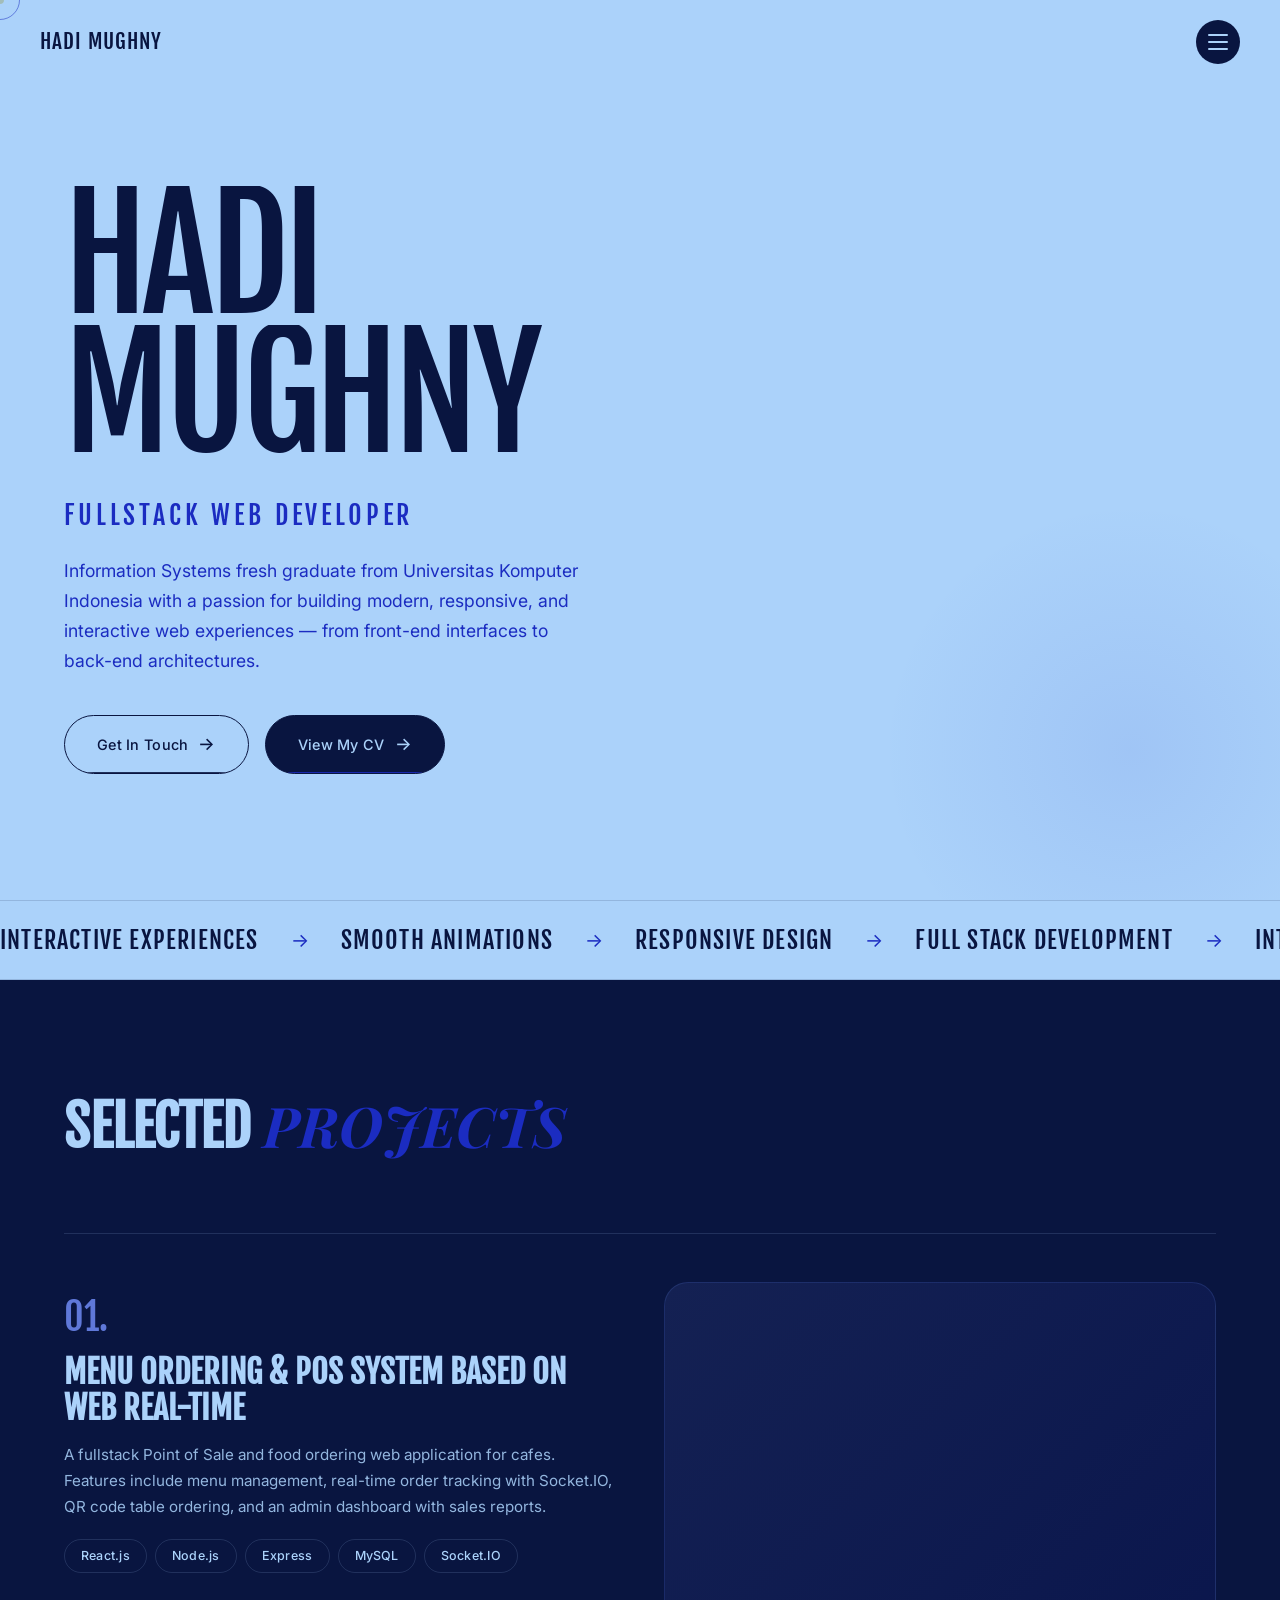
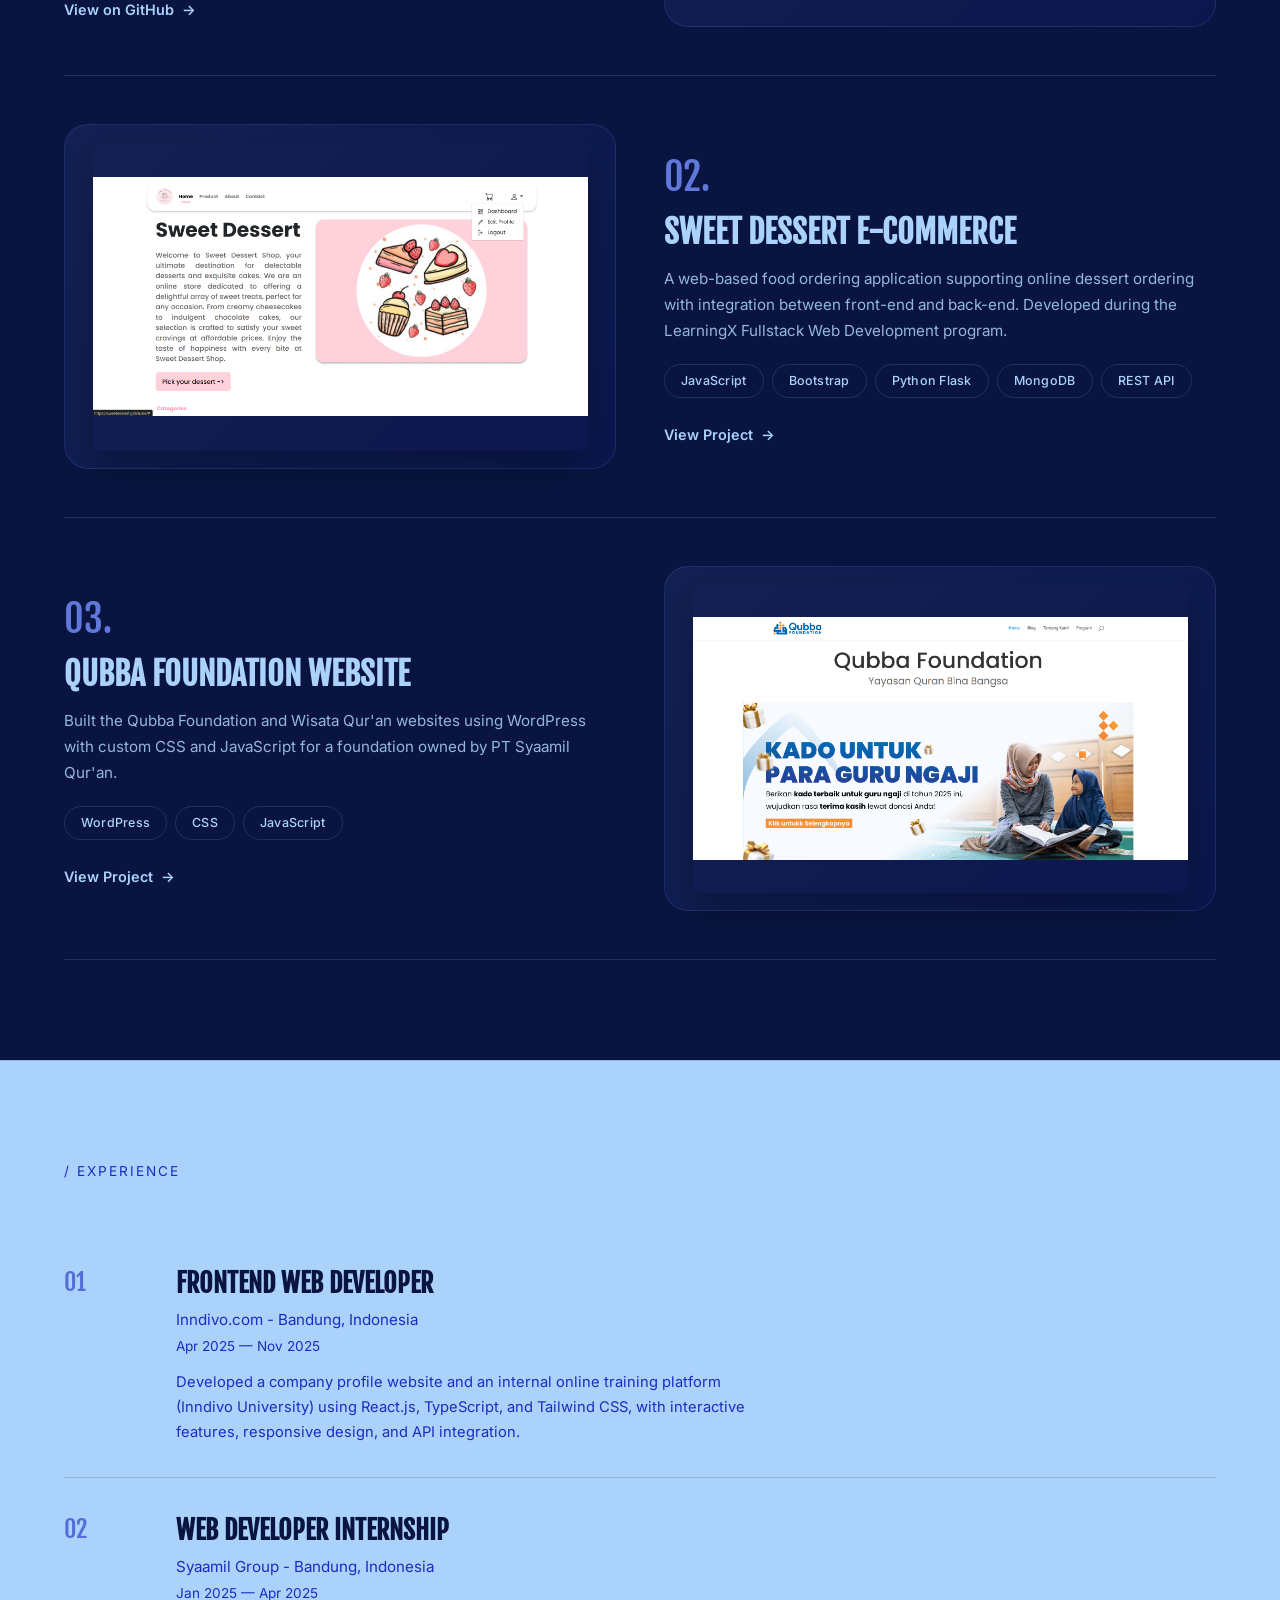
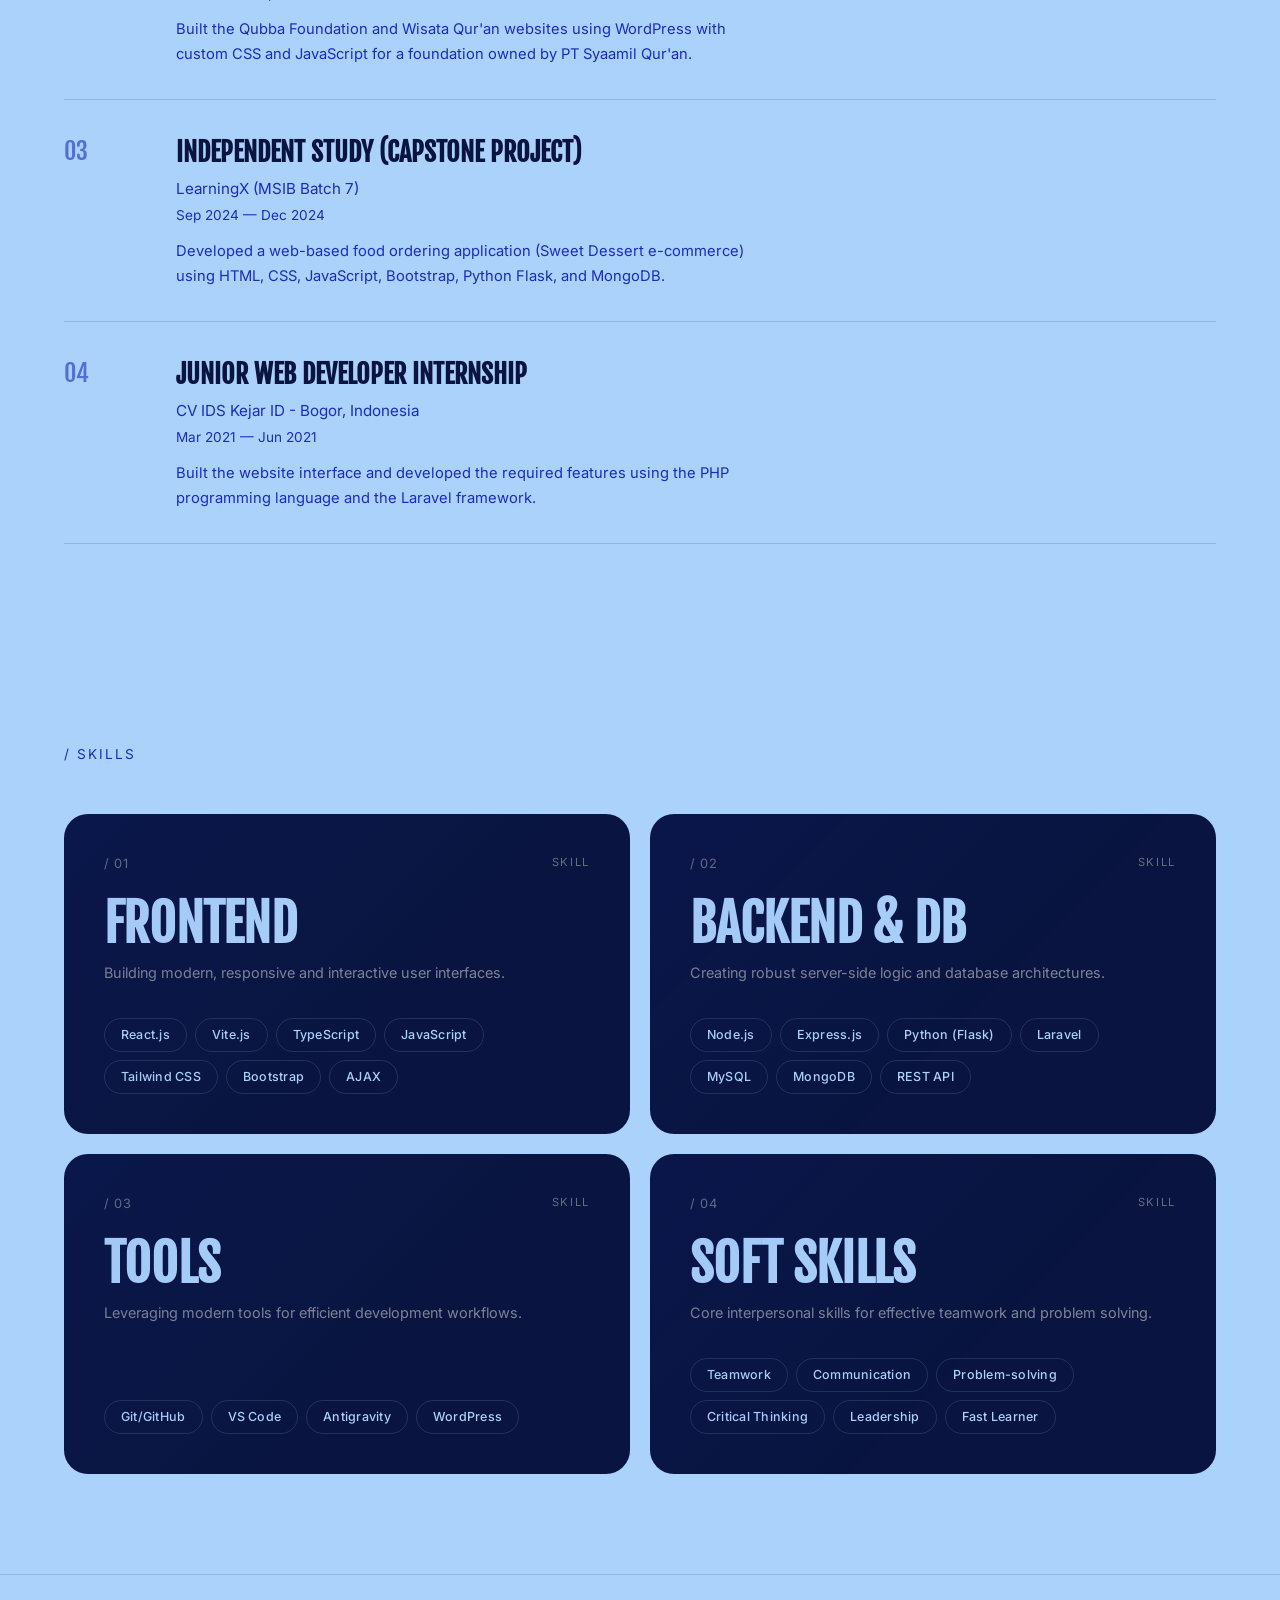
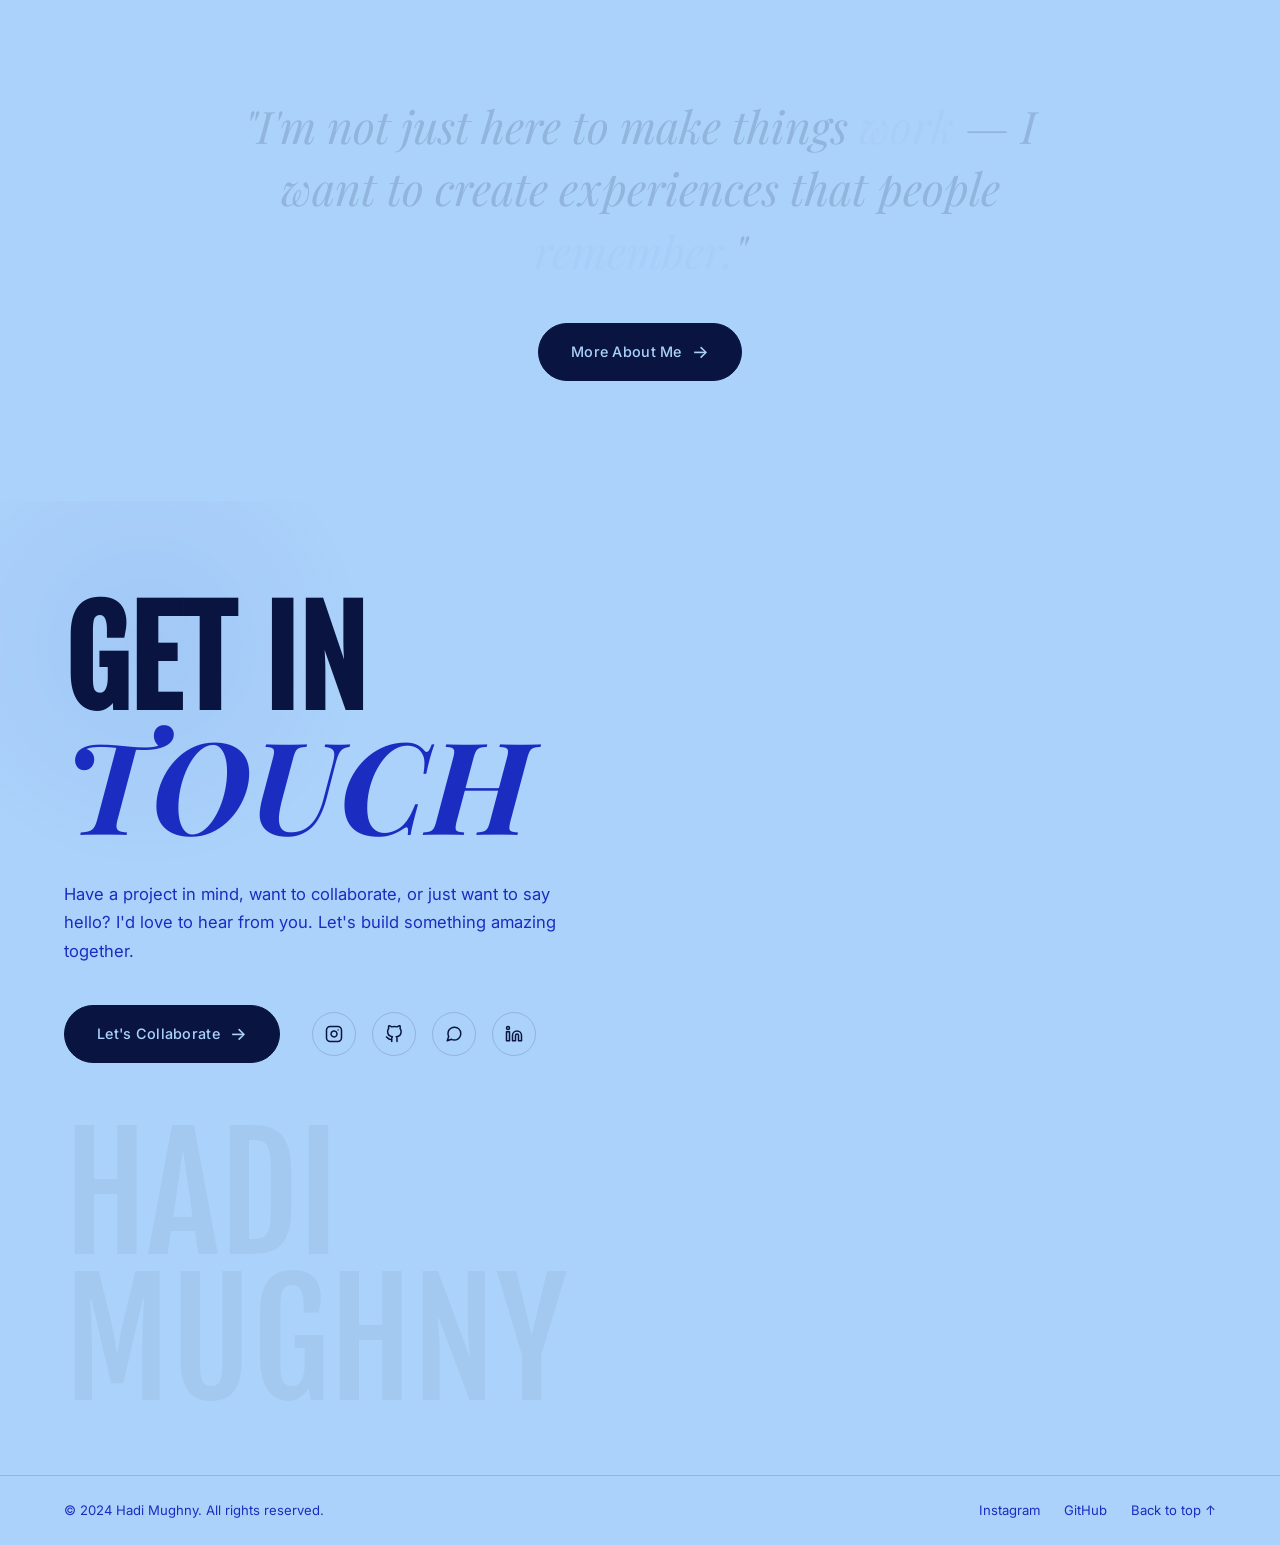
<file: index.html>
<!doctype html>
<html lang="en">

<head>
    <meta charset="utf-8">
    <meta name="viewport" content="width=device-width, initial-scale=1">
    <meta name="description"
        content="Hadi Mughny — Fullstack Web Developer & UI/UX Designer. Information Systems student at Universitas Komputer Indonesia.">
    <meta name="author" content="Hadi Mughny">
    <link rel="icon" href="img/tittle.png">
    <title>Hadi Mughny — Portfolio</title>

    <!-- Fonts -->
    <link rel="preconnect" href="https://fonts.googleapis.com">
    <link rel="preconnect" href="https://fonts.gstatic.com" crossorigin>
    <link
        href="https://fonts.googleapis.com/css2?family=Fjalla+One&family=Inter:wght@300;400;500;600;700&family=Playfair+Display:ital,wght@0,400;0,700;1,400;1,700&display=swap"
        rel="stylesheet">

    <!-- Styles -->
    <link rel="stylesheet" href="css/style.css">
</head>

<body>

    <!-- ===== PRELOADER ===== -->
    <div class="preloader" id="preloader">
        <div class="preloader__text" id="preloaderText"></div>
        <div class="preloader__line"></div>
    </div>

    <!-- ===== CUSTOM CURSOR ===== -->
    <div class="cursor" id="cursor"></div>
    <div class="cursor-follower" id="cursorFollower"></div>

    <!-- ===== SCROLL PROGRESS ===== -->
    <div class="scroll-progress" id="scrollProgress"></div>

    <!-- ===== NAVIGATION ===== -->
    <nav class="navbar" id="navbar" role="navigation" aria-label="Main navigation">
        <a href="#home" class="navbar__logo">Hadi Mughny</a>
        <button class="navbar__toggle" id="navToggle" aria-label="Toggle navigation menu" aria-expanded="false">
            <span></span>
            <span></span>
            <span></span>
        </button>
    </nav>

    <!-- Full-screen Nav Overlay -->
    <div class="nav-overlay" id="navOverlay" role="dialog" aria-label="Navigation menu">
        <nav class="nav-overlay__list">
            <a href="#home" class="nav-overlay__link" data-nav-link>Home</a>
            <a href="#projects" class="nav-overlay__link" data-nav-link>Projects</a>
            <a href="#experience" class="nav-overlay__link" data-nav-link>Experience</a>
            <a href="#skills" class="nav-overlay__link" data-nav-link>Skills</a>
            <a href="contact.html" class="nav-overlay__link" data-nav-link>Contact</a>
        </nav>
    </div>

    <!-- ===== HERO SECTION ===== -->
    <section class="hero section" id="home">
        <div class="container">
            <h1 class="hero__title">
                <span class="hero__title-line">
                    <span class="hero__title-text">Hadi</span>
                </span>
                <span class="hero__title-line">
                    <span class="hero__title-text">Mughny</span>
                </span>
            </h1>
            <p class="hero__subtitle">Fullstack Web Developer</p>
            <p class="hero__description">
                Information Systems fresh graduate from Universitas Komputer Indonesia with a passion for building
                modern, responsive, and interactive web experiences — from front-end interfaces to back-end
                architectures.
            </p>
            <div class="hero__cta-group">
                <a href="#contact" class="btn btn--outline">
                    <span>Get In Touch</span>
                    <span class="btn__arrow">→</span>
                </a>
                <a href="https://drive.google.com/drive/folders/19aGiZpMWN5JGXRMqQHVQC8Uv0SsQN30L?usp=sharing"
                    target="_blank" class="btn btn--dark">
                    <span>View My CV</span>
                    <span class="btn__arrow">→</span>
                </a>
            </div>
        </div>
    </section>

    <!-- ===== MARQUEE BANNER ===== -->
    <div class="marquee" aria-hidden="true">
        <div class="marquee__track">
            <div class="marquee__content">
                <span class="marquee__item">Interactive Experiences</span>
                <span class="marquee__separator">→</span>
                <span class="marquee__item">Smooth Animations</span>
                <span class="marquee__separator">→</span>
                <span class="marquee__item">Responsive Design</span>
                <span class="marquee__separator">→</span>
                <span class="marquee__item">Full Stack Development</span>
                <span class="marquee__separator">→</span>
            </div>
            <div class="marquee__content">
                <span class="marquee__item">Interactive Experiences</span>
                <span class="marquee__separator">→</span>
                <span class="marquee__item">Smooth Animations</span>
                <span class="marquee__separator">→</span>
                <span class="marquee__item">Responsive Design</span>
                <span class="marquee__separator">→</span>
                <span class="marquee__item">Full Stack Development</span>
                <span class="marquee__separator">→</span>
            </div>
            <div class="marquee__content">
                <span class="marquee__item">Interactive Experiences</span>
                <span class="marquee__separator">→</span>
                <span class="marquee__item">Smooth Animations</span>
                <span class="marquee__separator">→</span>
                <span class="marquee__item">Responsive Design</span>
                <span class="marquee__separator">→</span>
                <span class="marquee__item">Full Stack Development</span>
                <span class="marquee__separator">→</span>
            </div>
            <div class="marquee__content">
                <span class="marquee__item">Interactive Experiences</span>
                <span class="marquee__separator">→</span>
                <span class="marquee__item">Smooth Animations</span>
                <span class="marquee__separator">→</span>
                <span class="marquee__item">Responsive Design</span>
                <span class="marquee__separator">→</span>
                <span class="marquee__item">Full Stack Development</span>
                <span class="marquee__separator">→</span>
            </div>
        </div>
    </div>

    <!-- ===== SELECTED PROJECTS ===== -->
    <section class="projects section" id="projects">
        <div class="container">
            <div class="projects__header reveal">
                <h2 class="projects__title">Selected <span class="text-gold">Projects</span></h2>
            </div>

            <!-- Project 1 (Cafe POS) -->
            <article class="project-card">
                <div class="project-card__image-wrapper kitkop-slider">
                    <!-- Aesthetic Fading Slider for the 5 images -->
                    <img src="img/kitkop-1.png" alt="Cafe POS Dashboard">
                    <img src="img/kitkop-2.png" alt="Cafe POS Menu">
                    <img src="img/kitkop-3.png" alt="Cafe POS Stock">
                    <img src="img/kitkop-4.png" alt="Cafe POS Report">
                    <img src="img/kitkop-5.png" alt="Cafe POS Summary">
                </div>
                <div class="project-card__info">
                    <div class="project-card__number">01.</div>
                    <h3 class="project-card__title">Menu Ordering & POS System Based on Web Real-Time</h3>
                    <p class="project-card__desc">
                        A fullstack Point of Sale and food ordering web application for cafes. Features include menu management, real-time order tracking with Socket.IO, QR code table ordering, and an admin dashboard with sales reports.
                    </p>
                    <div class="project-card__tech">
                        <span class="pill">React.js</span>
                        <span class="pill">Node.js</span>
                        <span class="pill">Express</span>
                        <span class="pill">MySQL</span>
                        <span class="pill">Socket.IO</span>
                    </div>
                    <a href="https://github.com/hadimughny7/kitkop-web-app" target="_blank"
                        class="project-card__link">
                        View on GitHub <span class="project-card__link-arrow">→</span>
                    </a>
                </div>
            </article>

            <!-- Project 2 (Sweet Dessert) -->
            <article class="project-card">
                <div class="project-card__image-wrapper">
                    <img src="img/porto 7.png" alt="Sweet Dessert E-Commerce">
                </div>
                <div class="project-card__info">
                    <div class="project-card__number">02.</div>
                    <h3 class="project-card__title">Sweet Dessert E-Commerce</h3>
                    <p class="project-card__desc">
                        A web-based food ordering application supporting online dessert ordering with integration between front-end and back-end. Developed during the LearningX Fullstack Web Development program.
                    </p>
                    <div class="project-card__tech">
                        <span class="pill">JavaScript</span>
                        <span class="pill">Bootstrap</span>
                        <span class="pill">Python Flask</span>
                        <span class="pill">MongoDB</span>
                        <span class="pill">REST API</span>
                    </div>
                    <a href="https://sweetdessert.glitch.me/" target="_blank" class="project-card__link">
                        View Project <span class="project-card__link-arrow">→</span>
                    </a>
                </div>
            </article>

            <!-- Project 3 (Qubba Foundation) -->
            <article class="project-card">
                <div class="project-card__image-wrapper">
                    <img src="img/porto 11.png" alt="Website Qubba Foundation">
                </div>
                <div class="project-card__info">
                    <div class="project-card__number">03.</div>
                    <h3 class="project-card__title">Qubba Foundation Website</h3>
                    <p class="project-card__desc">
                        Built the Qubba Foundation and Wisata Qur'an websites using WordPress with custom CSS and JavaScript for a foundation owned by PT Syaamil Qur'an.
                    </p>
                    <div class="project-card__tech">
                        <span class="pill">WordPress</span>
                        <span class="pill">CSS</span>
                        <span class="pill">JavaScript</span>
                    </div>
                    <a href="https://qubbafoundation.org/" target="_blank" class="project-card__link">
                        View Project <span class="project-card__link-arrow">→</span>
                    </a>
                </div>
            </article>

        </div>
    </section>

    <!-- ===== EXPERIENCE SECTION ===== -->
    <section class="experience section" id="experience">
        <div class="container">
            <p class="experience__label reveal">/ Experience</p>

            <div class="experience__entry">
                <div class="experience__number">01</div>
                <div>
                    <h3 class="experience__role">Frontend Web Developer</h3>
                    <p class="experience__company">Inndivo.com - Bandung, Indonesia</p>
                    <p class="experience__period">Apr 2025 — Nov 2025</p>
                    <p class="experience__desc">
                        Developed a company profile website and an internal online training platform (Inndivo University) using React.js, TypeScript, and Tailwind CSS, with interactive features, responsive design, and API integration.
                    </p>
                </div>
            </div>

            <div class="experience__entry">
                <div class="experience__number">02</div>
                <div>
                    <h3 class="experience__role">Web Developer Internship</h3>
                    <p class="experience__company">Syaamil Group - Bandung, Indonesia</p>
                    <p class="experience__period">Jan 2025 — Apr 2025</p>
                    <p class="experience__desc">
                        Built the Qubba Foundation and Wisata Qur'an websites using WordPress with custom CSS and JavaScript for a foundation owned by PT Syaamil Qur'an.
                    </p>
                </div>
            </div>

            <div class="experience__entry">
                <div class="experience__number">03</div>
                <div>
                    <h3 class="experience__role">Independent Study (Capstone Project)</h3>
                    <p class="experience__company">LearningX (MSIB Batch 7)</p>
                    <p class="experience__period">Sep 2024 — Dec 2024</p>
                    <p class="experience__desc">
                        Developed a web-based food ordering application (Sweet Dessert e-commerce) using HTML, CSS, JavaScript, Bootstrap, Python Flask, and MongoDB.
                    </p>
                </div>
            </div>

            <div class="experience__entry">
                <div class="experience__number">04</div>
                <div>
                    <h3 class="experience__role">Junior Web Developer Internship</h3>
                    <p class="experience__company">CV IDS Kejar ID - Bogor, Indonesia</p>
                    <p class="experience__period">Mar 2021 — Jun 2021</p>
                    <p class="experience__desc">
                        Built the website interface and developed the required features using the PHP programming language and the Laravel framework.
                    </p>
                </div>
            </div>

        </div>
    </section>

    <!-- ===== SKILLS SECTION ===== -->
    <section class="skills section" id="skills">
        <div class="container">
            <p class="skills__label reveal">/ Skills</p>

            <div class="skills__grid">
                <!-- Skill 1: Frontend -->
                <div class="skill-card">
                    <div class="skill-card__header">
                        <span class="skill-card__number">/ 01</span>
                        <span class="skill-card__badge">SKILL</span>
                    </div>
                    <h3 class="skill-card__title">Frontend</h3>
                    <p class="skill-card__subtitle">Building modern, responsive and interactive user interfaces.</p>
                    <div class="skill-card__pills">
                        <span class="pill pill--dark">React.js</span>
                        <span class="pill pill--dark">Vite.js</span>
                        <span class="pill pill--dark">TypeScript</span>
                        <span class="pill pill--dark">JavaScript</span>
                        <span class="pill pill--dark">Tailwind CSS</span>
                        <span class="pill pill--dark">Bootstrap</span>
                        <span class="pill pill--dark">AJAX</span>
                    </div>
                </div>

                <!-- Skill 2: Backend -->
                <div class="skill-card">
                    <div class="skill-card__header">
                        <span class="skill-card__number">/ 02</span>
                        <span class="skill-card__badge">SKILL</span>
                    </div>
                    <h3 class="skill-card__title">Backend & DB</h3>
                    <p class="skill-card__subtitle">Creating robust server-side logic and database architectures.</p>
                    <div class="skill-card__pills">
                        <span class="pill pill--dark">Node.js</span>
                        <span class="pill pill--dark">Express.js</span>
                        <span class="pill pill--dark">Python (Flask)</span>
                        <span class="pill pill--dark">Laravel</span>
                        <span class="pill pill--dark">MySQL</span>
                        <span class="pill pill--dark">MongoDB</span>
                        <span class="pill pill--dark">REST API</span>
                    </div>
                </div>

                <!-- Skill 3: Tools -->
                <div class="skill-card">
                    <div class="skill-card__header">
                        <span class="skill-card__number">/ 03</span>
                        <span class="skill-card__badge">SKILL</span>
                    </div>
                    <h3 class="skill-card__title">Tools</h3>
                    <p class="skill-card__subtitle">Leveraging modern tools for efficient development workflows.</p>
                    <div class="skill-card__pills">
                        <span class="pill pill--dark">Git/GitHub</span>
                        <span class="pill pill--dark">VS Code</span>
                        <span class="pill pill--dark">Antigravity</span>
                        <span class="pill pill--dark">WordPress</span>
                    </div>
                </div>

                <!-- Skill 4: Soft Skills -->
                <div class="skill-card">
                    <div class="skill-card__header">
                        <span class="skill-card__number">/ 04</span>
                        <span class="skill-card__badge">SKILL</span>
                    </div>
                    <h3 class="skill-card__title">Soft Skills</h3>
                    <p class="skill-card__subtitle">Core interpersonal skills for effective teamwork and problem solving.</p>
                    <div class="skill-card__pills">
                        <span class="pill pill--dark">Teamwork</span>
                        <span class="pill pill--dark">Communication</span>
                        <span class="pill pill--dark">Problem-solving</span>
                        <span class="pill pill--dark">Critical Thinking</span>
                        <span class="pill pill--dark">Leadership</span>
                        <span class="pill pill--dark">Fast Learner</span>
                    </div>
                </div>
            </div>
        </div>
    </section>

    <!-- ===== PHILOSOPHY QUOTE ===== -->
    <section class="philosophy section-sm">
        <div class="container">
            <blockquote class="philosophy__quote">
                "I'm not just here to make things <span class="text-gold">work</span> — I want to create
                experiences that people <span class="text-gold">remember.</span>"
            </blockquote>
            <a href="#contact" class="btn btn--dark" style="margin: 0 auto; display: inline-flex;">
                <span>More About Me</span>
                <span class="btn__arrow">→</span>
            </a>
        </div>
    </section>

    <!-- ===== CONTACT / GET IN TOUCH ===== -->
    <section class="contact section" id="contact">
        <div class="container">
            <h2 class="contact__title reveal">
                GET IN<br><span class="text-gold">Touch</span>
            </h2>
            <p class="contact__text reveal">
                Have a project in mind, want to collaborate, or just want to say hello?
                I'd love to hear from you. Let's build something amazing together.
            </p>

            <div class="contact__cta-row reveal">
                <a href="contact.html" class="btn btn--dark">
                    <span>Let's Collaborate</span>
                    <span class="btn__arrow">→</span>
                </a>

                <div class="contact__socials">
                    <a href="https://www.instagram.com/hadimghny/" target="_blank" class="contact__social-link"
                        aria-label="Instagram">
                        <svg width="18" height="18" viewBox="0 0 24 24" fill="none" stroke="currentColor"
                            stroke-width="2" stroke-linecap="round" stroke-linejoin="round">
                            <rect x="2" y="2" width="20" height="20" rx="5" ry="5"></rect>
                            <path d="M16 11.37A4 4 0 1 1 12.63 8 4 4 0 0 1 16 11.37z"></path>
                            <line x1="17.5" y1="6.5" x2="17.51" y2="6.5"></line>
                        </svg>
                    </a>
                    <a href="https://github.com/hadimughny7" target="_blank" class="contact__social-link"
                        aria-label="GitHub">
                        <svg width="18" height="18" viewBox="0 0 24 24" fill="none" stroke="currentColor"
                            stroke-width="2" stroke-linecap="round" stroke-linejoin="round">
                            <path
                                d="M9 19c-5 1.5-5-2.5-7-3m14 6v-3.87a3.37 3.37 0 0 0-.94-2.61c3.14-.35 6.44-1.54 6.44-7A5.44 5.44 0 0 0 20 4.77 5.07 5.07 0 0 0 19.91 1S18.73.65 16 2.48a13.38 13.38 0 0 0-7 0C6.27.65 5.09 1 5.09 1A5.07 5.07 0 0 0 5 4.77a5.44 5.44 0 0 0-1.5 3.78c0 5.42 3.3 6.61 6.44 7A3.37 3.37 0 0 0 9 18.13V22">
                            </path>
                        </svg>
                    </a>
                    <a href="https://api.whatsapp.com/send?phone=6285775005702" target="_blank"
                        class="contact__social-link" aria-label="WhatsApp">
                        <svg width="18" height="18" viewBox="0 0 24 24" fill="none" stroke="currentColor"
                            stroke-width="2" stroke-linecap="round" stroke-linejoin="round">
                            <path
                                d="M21 11.5a8.38 8.38 0 0 1-.9 3.8 8.5 8.5 0 0 1-7.6 4.7 8.38 8.38 0 0 1-3.8-.9L3 21l1.9-5.7a8.38 8.38 0 0 1-.9-3.8 8.5 8.5 0 0 1 4.7-7.6 8.38 8.38 0 0 1 3.8-.9h.5a8.48 8.48 0 0 1 8 8v.5z">
                            </path>
                        </svg>
                    </a>
                    <a href="https://www.linkedin.com/in/hadimgny/" target="_blank" class="contact__social-link" aria-label="LinkedIn">
                        <svg width="18" height="18" viewBox="0 0 24 24" fill="none" stroke="currentColor"
                            stroke-width="2" stroke-linecap="round" stroke-linejoin="round">
                            <path d="M16 8a6 6 0 0 1 6 6v7h-4v-7a2 2 0 0 0-2-2 2 2 0 0 0-2 2v7h-4v-7a6 6 0 0 1 6-6z"></path>
                            <rect x="2" y="9" width="4" height="12"></rect>
                            <circle cx="4" cy="4" r="2"></circle>
                        </svg>
                    </a>
                </div>
            </div>

            <div class="contact__watermark" aria-hidden="true">HADI<br>MUGHNY</div>
        </div>
    </section>

    <!-- ===== FOOTER ===== -->
    <footer class="footer">
        <div class="container">
            <div class="footer__inner">
                <p class="footer__copy">© 2024 Hadi Mughny. All rights reserved.</p>
                <div class="footer__links">
                    <a href="https://www.instagram.com/hadimghny/" target="_blank" class="footer__link">Instagram</a>
                    <a href="https://github.com/hadimughny7" target="_blank" class="footer__link">GitHub</a>
                    <a href="#home" class="footer__link">Back to top ↑</a>
                </div>
            </div>
        </div>
    </footer>

    <!-- ===== JAVASCRIPT ===== -->
    <script>
        // ============================================
        // 1. PRELOADER
        // ============================================
        const preloader = document.getElementById('preloader');
        const preloaderText = document.getElementById('preloaderText');
        const preloaderName = 'HADI MUGHNY';

        // Split preloader text into characters with staggered delays
        preloaderName.split('').forEach((char, i) => {
            const span = document.createElement('span');
            span.textContent = char === ' ' ? '\u00A0' : char;
            span.style.animationDelay = `${i * 0.06}s`;
            preloaderText.appendChild(span);
        });

        window.addEventListener('load', () => {
            setTimeout(() => {
                preloader.classList.add('hidden');
            }, 1800);
        });

        // ============================================
        // 2. CUSTOM CURSOR
        // ============================================
        const cursor = document.getElementById('cursor');
        const cursorFollower = document.getElementById('cursorFollower');
        let mouseX = 0, mouseY = 0;
        let followerX = 0, followerY = 0;

        document.addEventListener('mousemove', (e) => {
            mouseX = e.clientX;
            mouseY = e.clientY;
            cursor.style.left = mouseX + 'px';
            cursor.style.top = mouseY + 'px';
        });

        // Smooth follower with lerp
        function animateFollower() {
            followerX += (mouseX - followerX) * 0.12;
            followerY += (mouseY - followerY) * 0.12;
            cursorFollower.style.left = followerX + 'px';
            cursorFollower.style.top = followerY + 'px';
            requestAnimationFrame(animateFollower);
        }
        animateFollower();

        // Cursor hover state on interactive elements
        const hoverTargets = document.querySelectorAll('a, button, .btn, .pill, .project-card__link, .contact__social-link, .navbar__toggle');
        hoverTargets.forEach(el => {
            el.addEventListener('mouseenter', () => {
                cursor.classList.add('hover');
                cursorFollower.classList.add('hover');
            });
            el.addEventListener('mouseleave', () => {
                cursor.classList.remove('hover');
                cursorFollower.classList.remove('hover');
            });
        });

        // Hide default cursor
        if (window.matchMedia('(hover: hover)').matches) {
            document.body.style.cursor = 'none';
            document.querySelectorAll('a, button').forEach(el => el.style.cursor = 'none');
        }

        // ============================================
        // 3. MAGNETIC HOVER EFFECT
        // ============================================
        const magneticEls = document.querySelectorAll('.contact__social-link, .navbar__toggle');
        magneticEls.forEach(el => {
            el.addEventListener('mousemove', (e) => {
                const rect = el.getBoundingClientRect();
                const x = e.clientX - rect.left - rect.width / 2;
                const y = e.clientY - rect.top - rect.height / 2;
                el.style.transform = `translate(${x * 0.3}px, ${y * 0.3}px)`;
            });
            el.addEventListener('mouseleave', () => {
                el.style.transform = 'translate(0, 0)';
            });
        });

        // ============================================
        // 4. NAVIGATION TOGGLE
        // ============================================
        const navToggle = document.getElementById('navToggle');
        const navOverlay = document.getElementById('navOverlay');
        const navLinks = document.querySelectorAll('[data-nav-link]');

        navToggle.addEventListener('click', () => {
            const isActive = navToggle.classList.toggle('active');
            navOverlay.classList.toggle('active');
            navToggle.setAttribute('aria-expanded', isActive);
            document.body.style.overflow = isActive ? 'hidden' : '';
        });

        navLinks.forEach(link => {
            link.addEventListener('click', () => {
                navToggle.classList.remove('active');
                navOverlay.classList.remove('active');
                navToggle.setAttribute('aria-expanded', 'false');
                document.body.style.overflow = '';
            });
        });

        // ============================================
        // 5. NAVBAR SCROLL EFFECT
        // ============================================
        const navbar = document.getElementById('navbar');

        window.addEventListener('scroll', () => {
            const currentScroll = window.scrollY;
            if (currentScroll > 60) {
                navbar.classList.add('scrolled');
            } else {
                navbar.classList.remove('scrolled');
            }
        }, { passive: true });

        // ============================================
        // 6. SCROLL PROGRESS BAR
        // ============================================
        const scrollProgress = document.getElementById('scrollProgress');

        window.addEventListener('scroll', () => {
            const scrollTop = window.scrollY;
            const docHeight = document.documentElement.scrollHeight - window.innerHeight;
            const scrollPercent = (scrollTop / docHeight) * 100;
            scrollProgress.style.width = scrollPercent + '%';
        }, { passive: true });

        // ============================================
        // 7. SCROLL-SCRUB TEXT HIGHLIGHT (Philosophy Quote)
        // ============================================
        const quoteEl = document.querySelector('.philosophy__quote');
        if (quoteEl) {
            // Preserve the original HTML structure but split text nodes into chars
            const originalHTML = quoteEl.innerHTML;
            const tempDiv = document.createElement('div');
            tempDiv.innerHTML = originalHTML;

            function splitTextNodes(node) {
                if (node.nodeType === Node.TEXT_NODE) {
                    const text = node.textContent;
                    const fragment = document.createDocumentFragment();
                    text.split('').forEach(char => {
                        const span = document.createElement('span');
                        span.textContent = char;
                        fragment.appendChild(span);
                    });
                    node.parentNode.replaceChild(fragment, node);
                } else if (node.nodeType === Node.ELEMENT_NODE) {
                    // Process child nodes (reverse to handle live NodeList)
                    Array.from(node.childNodes).forEach(child => splitTextNodes(child));
                }
            }

            splitTextNodes(tempDiv);
            quoteEl.innerHTML = tempDiv.innerHTML;
            quoteEl.classList.add('char-highlight');

            const charSpans = quoteEl.querySelectorAll('span:not(.text-gold)');
            const goldSpans = quoteEl.querySelectorAll('.text-gold span');
            const allSpans = [...quoteEl.querySelectorAll('span')];
            // Filter to only leaf spans (no child spans)
            const leafSpans = allSpans.filter(s => s.querySelectorAll('span').length === 0);

            function updateCharHighlight() {
                const rect = quoteEl.getBoundingClientRect();
                const windowH = window.innerHeight;
                // Progress from 0 to 1 as element scrolls through viewport
                const start = windowH * 0.85;
                const end = windowH * 0.15;
                const progress = Math.max(0, Math.min(1, (start - rect.top) / (start - end)));
                const litCount = Math.floor(progress * leafSpans.length);

                leafSpans.forEach((span, i) => {
                    if (i < litCount) {
                        span.classList.add('lit');
                    } else {
                        span.classList.remove('lit');
                    }
                });
            }

            window.addEventListener('scroll', updateCharHighlight, { passive: true });
            updateCharHighlight();
        }

        // ============================================
        // 8. SCROLL REVEAL (IntersectionObserver)
        // ============================================
        const revealElements = document.querySelectorAll('.reveal, .project-card, .philosophy__quote');

        const revealObserver = new IntersectionObserver((entries) => {
            entries.forEach(entry => {
                if (entry.isIntersecting) {
                    entry.target.classList.add('visible');
                    revealObserver.unobserve(entry.target);
                }
            });
        }, {
            threshold: 0.15,
            rootMargin: '0px 0px -40px 0px'
        });

        revealElements.forEach(el => revealObserver.observe(el));

        // ============================================
        // 9. STAGGERED SKILL CARDS
        // ============================================
        const skillCards = document.querySelectorAll('.skill-card');
        const skillObserver = new IntersectionObserver((entries) => {
            entries.forEach((entry, index) => {
                if (entry.isIntersecting) {
                    setTimeout(() => {
                        entry.target.classList.add('visible');
                    }, index * 150);
                    skillObserver.unobserve(entry.target);
                }
            });
        }, {
            threshold: 0.1
        });

        skillCards.forEach(card => skillObserver.observe(card));

        // ============================================
        // 10. STAGGERED EXPERIENCE ENTRIES
        // ============================================
        const expEntries = document.querySelectorAll('.experience__entry');
        const expObserver = new IntersectionObserver((entries) => {
            entries.forEach((entry, index) => {
                if (entry.isIntersecting) {
                    setTimeout(() => {
                        entry.target.classList.add('visible');
                    }, index * 120);
                    expObserver.unobserve(entry.target);
                }
            });
        }, {
            threshold: 0.1,
            rootMargin: '0px 0px -30px 0px'
        });

        expEntries.forEach(el => expObserver.observe(el));

        // ============================================
        // 11. WATERMARK CHARACTER ANIMATION
        // ============================================
        const watermark = document.querySelector('.contact__watermark');
        if (watermark) {
            const wmText = watermark.innerHTML;
            watermark.innerHTML = '';
            wmText.split('').forEach((char, i) => {
                if (char === '<') {
                    // Handle <br> tag
                    const remaining = wmText.substring(wmText.indexOf('<'));
                    return;
                }
                const span = document.createElement('span');
                span.textContent = char;
                span.style.transitionDelay = `${i * 0.04}s`;
                watermark.appendChild(span);
            });

            // Re-handle: split on <br> properly
            watermark.innerHTML = '';
            const wmParts = wmText.split(/<br\s*\/?>/i);
            wmParts.forEach((part, pi) => {
                part.split('').forEach((char, ci) => {
                    const span = document.createElement('span');
                    span.textContent = char === ' ' ? '\u00A0' : char;
                    const totalIndex = pi * 10 + ci;
                    span.style.transitionDelay = `${totalIndex * 0.05}s`;
                    watermark.appendChild(span);
                });
                if (pi < wmParts.length - 1) {
                    watermark.appendChild(document.createElement('br'));
                }
            });

            const wmObserver = new IntersectionObserver((entries) => {
                entries.forEach(entry => {
                    if (entry.isIntersecting) {
                        entry.target.classList.add('visible');
                        wmObserver.unobserve(entry.target);
                    }
                });
            }, { threshold: 0.2 });

            wmObserver.observe(watermark);
        }

        // ============================================
        // 12. ACTIVE NAV LINK HIGHLIGHT
        // ============================================
        const sections = document.querySelectorAll('section[id]');

        window.addEventListener('scroll', () => {
            const scrollY = window.scrollY + 200;

            sections.forEach(section => {
                const sectionTop = section.offsetTop;
                const sectionHeight = section.offsetHeight;
                const sectionId = section.getAttribute('id');

                if (scrollY >= sectionTop && scrollY < sectionTop + sectionHeight) {
                    navLinks.forEach(link => {
                        link.style.opacity = link.getAttribute('href') === `#${sectionId}` ? '1' : '0.5';
                    });
                }
            });
        }, { passive: true });
    </script>

</body>

</html>
</file>
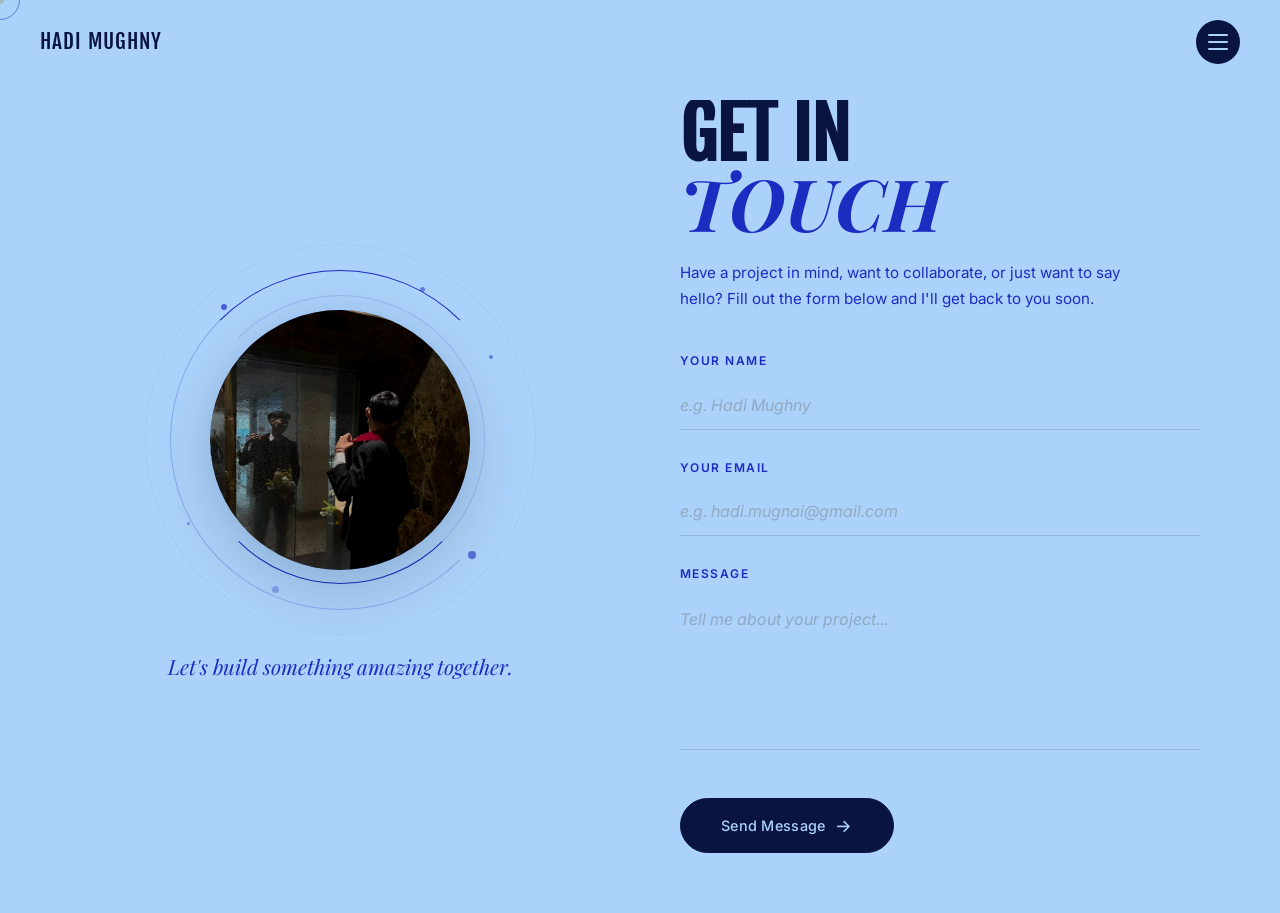
<file: contact.html>
<!doctype html>
<html lang="en">

<head>
    <meta charset="utf-8">
    <meta name="viewport" content="width=device-width, initial-scale=1">
    <meta name="description"
        content="Get in touch with Hadi Mughny — Fullstack Web Developer. Send a message for collaboration or project inquiries.">
    <meta name="author" content="Hadi Mughny">
    <link rel="icon" href="img/tittle.png">
    <title>Contact — Hadi Mughny</title>

    <!-- Fonts -->
    <link rel="preconnect" href="https://fonts.googleapis.com">
    <link rel="preconnect" href="https://fonts.gstatic.com" crossorigin>
    <link
        href="https://fonts.googleapis.com/css2?family=Fjalla+One&family=Inter:wght@300;400;500;600;700&family=Playfair+Display:ital,wght@0,400;0,700;1,400;1,700&display=swap"
        rel="stylesheet">

    <!-- Styles -->
    <link rel="stylesheet" href="css/style.css">
    <link rel="stylesheet" href="css/contact-page.css">
</head>

<body class="contact-page-body">

    <!-- ===== CUSTOM CURSOR ===== -->
    <div class="cursor" id="cursor"></div>
    <div class="cursor-follower" id="cursorFollower"></div>

    <!-- ===== NAVIGATION ===== -->
    <nav class="navbar" id="navbar" role="navigation" aria-label="Main navigation">
        <a href="index.html" class="navbar__logo">Hadi Mughny</a>
        <button class="navbar__toggle" id="navToggle" aria-label="Toggle navigation menu" aria-expanded="false">
            <span></span>
            <span></span>
            <span></span>
        </button>
    </nav>

    <!-- Full-screen Nav Overlay -->
    <div class="nav-overlay" id="navOverlay" role="dialog" aria-label="Navigation menu">
        <nav class="nav-overlay__list">
            <a href="index.html#home" class="nav-overlay__link" data-nav-link>Home</a>
            <a href="index.html#projects" class="nav-overlay__link" data-nav-link>Projects</a>
            <a href="index.html#experience" class="nav-overlay__link" data-nav-link>Experience</a>
            <a href="index.html#skills" class="nav-overlay__link" data-nav-link>Skills</a>
            <a href="contact.html" class="nav-overlay__link" data-nav-link>Contact</a>
        </nav>
    </div>

    <!-- ===== MAIN CONTENT ===== -->
    <main class="contact-page">
        <div class="contact-page__container">

            <!-- LEFT: Profile Photo with Animations -->
            <div class="contact-page__visual" id="visualSection">
                <div class="profile-scene">
                    <!-- Animated rings -->
                    <div class="profile-ring profile-ring--1"></div>
                    <div class="profile-ring profile-ring--2"></div>
                    <div class="profile-ring profile-ring--3"></div>

                    <!-- Floating particles -->
                    <div class="profile-particle profile-particle--1"></div>
                    <div class="profile-particle profile-particle--2"></div>
                    <div class="profile-particle profile-particle--3"></div>
                    <div class="profile-particle profile-particle--4"></div>
                    <div class="profile-particle profile-particle--5"></div>
                    <div class="profile-particle profile-particle--6"></div>

                    <!-- Profile image -->
                    <div class="profile-photo" id="profilePhoto">
                        <img src="img/profile-contact.jpg" alt="Hadi Mughny">
                    </div>

                    <!-- Glow behind photo -->
                    <div class="profile-glow"></div>
                </div>

                <p class="contact-page__tagline">
                    Let's build something <span class="text-gold">amazing</span> together.
                </p>
            </div>

            <!-- RIGHT: Contact Form -->
            <div class="contact-page__form-wrapper" id="formSection">
                <h1 class="contact-page__title">
                    <span class="contact-page__title-line">
                        <span class="contact-page__title-text">Get In</span>
                    </span>
                    <span class="contact-page__title-line">
                        <span class="contact-page__title-text text-gold">Touch</span>
                    </span>
                </h1>

                <p class="contact-page__subtitle">
                    Have a project in mind, want to collaborate, or just want to say hello?
                    Fill out the form below and I'll get back to you soon.
                </p>

                <form class="contact-form" id="contactForm" action="https://api.web3forms.com/submit" method="POST">
                    <input type="hidden" name="access_key" id="web3formsKey" value="acc2020a-4815-4b8a-bb14-5524cab819b2">
                    <input type="hidden" name="subject" value="Portfolio Contact — New Message from Website">
                    <input type="hidden" name="from_name" value="Portfolio Contact Form">
                    <input type="hidden" name="redirect" value="">

                    <div class="contact-form__group">
                        <label for="name" class="contact-form__label">Your Name</label>
                        <input type="text" id="name" name="name" class="contact-form__input" placeholder="e.g. Hadi Mughny" required autocomplete="name">
                        <div class="contact-form__line"></div>
                    </div>

                    <div class="contact-form__group">
                        <label for="email" class="contact-form__label">Your Email</label>
                        <input type="email" id="email" name="email" class="contact-form__input" placeholder="e.g. hadi.mugnai@gmail.com" required autocomplete="email">
                        <div class="contact-form__line"></div>
                    </div>

                    <div class="contact-form__group">
                        <label for="message" class="contact-form__label">Message</label>
                        <textarea id="message" name="message" class="contact-form__input contact-form__textarea"
                            placeholder="Tell me about your project..." rows="5" required></textarea>
                        <div class="contact-form__line"></div>
                    </div>

                    <button type="submit" class="btn btn--dark contact-form__submit" id="submitBtn">
                        <span class="contact-form__submit-text">Send Message</span>
                        <span class="btn__arrow">→</span>
                        <div class="contact-form__submit-loader">
                            <div class="spinner"></div>
                        </div>
                    </button>
                </form>

                <!-- Success message -->
                <div class="contact-form__success" id="formSuccess">
                    <div class="contact-form__success-icon">✓</div>
                    <h3>Message Sent!</h3>
                    <p>Thank you for reaching out. I'll get back to you as soon as possible.</p>
                    <a href="index.html" class="btn btn--outline" style="margin-top: 20px;">
                        <span>Back to Portfolio</span>
                        <span class="btn__arrow">→</span>
                    </a>
                </div>
            </div>
        </div>
    </main>

    <!-- ===== JAVASCRIPT ===== -->
    <script>
        // ============================================
        // CUSTOM CURSOR
        // ============================================
        const cursor = document.getElementById('cursor');
        const cursorFollower = document.getElementById('cursorFollower');
        let mouseX = 0, mouseY = 0;
        let followerX = 0, followerY = 0;

        document.addEventListener('mousemove', (e) => {
            mouseX = e.clientX;
            mouseY = e.clientY;
            cursor.style.left = mouseX + 'px';
            cursor.style.top = mouseY + 'px';
        });

        function animateFollower() {
            followerX += (mouseX - followerX) * 0.12;
            followerY += (mouseY - followerY) * 0.12;
            cursorFollower.style.left = followerX + 'px';
            cursorFollower.style.top = followerY + 'px';
            requestAnimationFrame(animateFollower);
        }
        animateFollower();

        const hoverTargets = document.querySelectorAll('a, button, .btn, input, textarea');
        hoverTargets.forEach(el => {
            el.addEventListener('mouseenter', () => {
                cursor.classList.add('hover');
                cursorFollower.classList.add('hover');
            });
            el.addEventListener('mouseleave', () => {
                cursor.classList.remove('hover');
                cursorFollower.classList.remove('hover');
            });
        });

        if (window.matchMedia('(hover: hover)').matches) {
            document.body.style.cursor = 'none';
            document.querySelectorAll('a, button, input, textarea').forEach(el => el.style.cursor = 'none');
        }

        // ============================================
        // ENTRANCE ANIMATIONS
        // ============================================
        window.addEventListener('load', () => {
            document.querySelector('.contact-page__visual').classList.add('visible');
            setTimeout(() => {
                document.querySelector('.contact-page__form-wrapper').classList.add('visible');
            }, 300);
        });

        // ============================================
        // PROFILE PHOTO PARALLAX ON MOUSE MOVE
        // ============================================
        const profilePhoto = document.getElementById('profilePhoto');
        const visualSection = document.getElementById('visualSection');

        if (visualSection && profilePhoto) {
            visualSection.addEventListener('mousemove', (e) => {
                const rect = visualSection.getBoundingClientRect();
                const x = (e.clientX - rect.left - rect.width / 2) / rect.width;
                const y = (e.clientY - rect.top - rect.height / 2) / rect.height;

                profilePhoto.style.transform = `translate(${x * 15}px, ${y * 15}px) scale(1.02)`;
            });

            visualSection.addEventListener('mouseleave', () => {
                profilePhoto.style.transform = 'translate(0, 0) scale(1)';
            });
        }

        // ============================================
        // FORM SUBMISSION (Formspree)
        // ============================================
        const contactForm = document.getElementById('contactForm');
        const submitBtn = document.getElementById('submitBtn');
        const formSuccess = document.getElementById('formSuccess');

        contactForm.addEventListener('submit', async (e) => {
            e.preventDefault();

            // Show loading state
            submitBtn.classList.add('loading');
            submitBtn.disabled = true;

            try {
                const formData = new FormData(contactForm);
                const response = await fetch('https://api.web3forms.com/submit', {
                    method: 'POST',
                    body: formData
                });

                const result = await response.json();

                if (result.success) {
                    // Show success
                    contactForm.style.display = 'none';
                    document.querySelector('.contact-page__subtitle').style.display = 'none';
                    formSuccess.classList.add('visible');
                } else {
                    throw new Error(result.message || 'Form submission failed');
                }
            } catch (error) {
                // Fallback: open mailto
                const name = document.getElementById('name').value;
                const email = document.getElementById('email').value;
                const message = document.getElementById('message').value;
                const mailtoLink = `mailto:hadi.mugnai@gmail.com?subject=Portfolio Contact from ${name}&body=${encodeURIComponent(`Name: ${name}\nEmail: ${email}\n\nMessage:\n${message}`)}`;
                window.location.href = mailtoLink;
            } finally {
                submitBtn.classList.remove('loading');
                submitBtn.disabled = false;
            }
        });

        // ============================================
        // INPUT FOCUS ANIMATION
        // ============================================
        const formInputs = document.querySelectorAll('.contact-form__input');
        formInputs.forEach(input => {
            input.addEventListener('focus', () => {
                input.parentElement.classList.add('focused');
            });
            input.addEventListener('blur', () => {
                if (!input.value) {
                    input.parentElement.classList.remove('focused');
                }
            });
            // Check on load if already has value
            if (input.value) {
                input.parentElement.classList.add('focused');
            }
        });

        // ============================================
        // MAGNETIC HOVER EFFECT FOR NAVBAR
        // ============================================
        const magneticEls = document.querySelectorAll('.navbar__toggle');
        magneticEls.forEach(el => {
            el.addEventListener('mousemove', (e) => {
                const rect = el.getBoundingClientRect();
                const x = e.clientX - rect.left - rect.width / 2;
                const y = e.clientY - rect.top - rect.height / 2;
                el.style.transform = `translate(${x * 0.3}px, ${y * 0.3}px)`;
            });
            el.addEventListener('mouseleave', () => {
                el.style.transform = 'translate(0, 0)';
            });
        });

        // ============================================
        // NAVIGATION TOGGLE
        // ============================================
        const navToggle = document.getElementById('navToggle');
        const navOverlay = document.getElementById('navOverlay');
        const navLinks = document.querySelectorAll('[data-nav-link]');

        navToggle.addEventListener('click', () => {
            const isActive = navToggle.classList.toggle('active');
            navOverlay.classList.toggle('active');
            navToggle.setAttribute('aria-expanded', isActive);
            document.body.style.overflow = isActive ? 'hidden' : '';
        });

        navLinks.forEach(link => {
            link.addEventListener('click', () => {
                navToggle.classList.remove('active');
                navOverlay.classList.remove('active');
                navToggle.setAttribute('aria-expanded', 'false');
                document.body.style.overflow = '';
            });
        });

        // ============================================
        // NAVBAR SCROLL EFFECT
        // ============================================
        const navbar = document.getElementById('navbar');
        window.addEventListener('scroll', () => {
            if (window.scrollY > 30) {
                navbar.classList.add('scrolled');
            } else {
                navbar.classList.remove('scrolled');
            }
        }, { passive: true });
    </script>

</body>

</html>
</file>
<file: css/style.css>
/* ========================================
   PORTFOLIO — HADI MUGHNY
   Modern Editorial Design System
   ======================================== */

/* --- CSS Custom Properties --- */
:root {
  --bg-cream: #ABD2FA;
  --bg-dark: #091540;
  --bg-dark-card: #1B2CC1;
  --text-primary: #091540;
  --text-muted: #1B2CC1;
  --text-cream: #ABD2FA;
  --accent-gold: #1B2CC1;
  --border-light: rgba(9, 21, 64, 0.15);
  --border-dark: rgba(171, 210, 250, 0.15);
  --radius-sm: 8px;
  --radius-md: 16px;
  --radius-lg: 24px;
  --radius-xl: 40px;
  --radius-pill: 100px;
  --transition-fast: 0.2s cubic-bezier(0.4, 0, 0.2, 1);
  --transition-med: 0.4s cubic-bezier(0.4, 0, 0.2, 1);
  --transition-slow: 0.6s cubic-bezier(0.4, 0, 0.2, 1);
  --font-display: 'Fjalla One', sans-serif;
  --font-body: 'Inter', sans-serif;
}

/* --- Reset & Base --- */
*,
*::before,
*::after {
  box-sizing: border-box;
  margin: 0;
  padding: 0;
}

html {
  scroll-behavior: smooth;
  font-size: 16px;
  -webkit-font-smoothing: antialiased;
  -moz-osx-font-smoothing: grayscale;
}

body {
  font-family: var(--font-body);
  background-color: var(--bg-cream);
  color: var(--text-primary);
  line-height: 1.6;
  overflow-x: hidden;
}

img {
  max-width: 100%;
  height: auto;
  display: block;
}

a {
  text-decoration: none;
  color: inherit;
  transition: color var(--transition-fast);
}

ul, ol {
  list-style: none;
}

/* --- Typography --- */
.heading-xl {
  font-family: var(--font-display);
  font-size: clamp(3rem, 10vw, 8rem);
  font-weight: 400;
  line-height: 0.95;
  text-transform: uppercase;
  letter-spacing: -0.02em;
}

.heading-lg {
  font-family: var(--font-display);
  font-size: clamp(2rem, 5vw, 4rem);
  font-weight: 400;
  line-height: 1.1;
  text-transform: uppercase;
  letter-spacing: -0.01em;
}

.heading-md {
  font-family: var(--font-display);
  font-size: clamp(1.5rem, 3vw, 2.5rem);
  font-weight: 400;
  line-height: 1.2;
  text-transform: uppercase;
}

.heading-sm {
  font-family: var(--font-display);
  font-size: clamp(1.1rem, 2vw, 1.5rem);
  font-weight: 400;
  line-height: 1.3;
  text-transform: uppercase;
}

.text-gold {
  color: var(--accent-gold);
  font-style: italic;
  font-family: 'Playfair Display', serif;
}

.text-muted {
  color: var(--text-muted);
}

.text-cream {
  color: var(--text-cream);
}

/* --- Layout --- */
.container {
  width: 100%;
  max-width: 1200px;
  margin: 0 auto;
  padding: 0 24px;
}

.container-wide {
  width: 100%;
  max-width: 1400px;
  margin: 0 auto;
  padding: 0 24px;
}

.section {
  padding: 100px 0;
}

.section-sm {
  padding: 60px 0;
}

/* ========================================
   NAVIGATION
   ======================================== */
.navbar {
  position: fixed;
  top: 0;
  left: 0;
  right: 0;
  z-index: 1000;
  padding: 20px 40px;
  display: flex;
  justify-content: space-between;
  align-items: center;
  transition: background var(--transition-med), padding var(--transition-med);
}

.navbar.scrolled {
  background: rgba(171, 210, 250, 0.9);
  backdrop-filter: blur(20px);
  -webkit-backdrop-filter: blur(20px);
  padding: 12px 40px;
  box-shadow: 0 1px 0 var(--border-light);
}

.navbar__logo {
  font-family: var(--font-display);
  font-size: 1.3rem;
  text-transform: uppercase;
  letter-spacing: 0.05em;
  color: var(--text-primary);
}

.navbar__toggle {
  width: 44px;
  height: 44px;
  border-radius: 50%;
  background: var(--bg-dark);
  border: none;
  cursor: pointer;
  display: flex;
  flex-direction: column;
  justify-content: center;
  align-items: center;
  gap: 5px;
  transition: transform var(--transition-fast);
  position: relative;
  z-index: 1001;
}

.navbar__toggle:hover {
  transform: scale(1.08);
}

.navbar__toggle span {
  display: block;
  width: 20px;
  height: 2px;
  background: var(--text-cream);
  border-radius: 2px;
  transition: transform var(--transition-med), opacity var(--transition-fast);
}

.navbar__toggle.active span:nth-child(1) {
  transform: translateY(7px) rotate(45deg);
}

.navbar__toggle.active span:nth-child(2) {
  opacity: 0;
}

.navbar__toggle.active span:nth-child(3) {
  transform: translateY(-7px) rotate(-45deg);
}

/* Full-screen Nav Overlay */
.nav-overlay {
  position: fixed;
  top: 0;
  left: 0;
  width: 100%;
  height: 100%;
  background: var(--bg-dark);
  z-index: 999;
  display: flex;
  flex-direction: column;
  justify-content: center;
  align-items: center;
  opacity: 0;
  pointer-events: none;
  transition: opacity var(--transition-med);
}

.nav-overlay.active {
  opacity: 1;
  pointer-events: all;
}

.nav-overlay__list {
  text-align: center;
}

.nav-overlay__link {
  display: block;
  font-family: var(--font-display);
  font-size: clamp(2rem, 6vw, 4.5rem);
  text-transform: uppercase;
  color: var(--text-cream);
  padding: 10px 0;
  opacity: 0;
  transform: translateY(30px);
  transition: opacity var(--transition-med), transform var(--transition-med), color var(--transition-fast);
}

.nav-overlay.active .nav-overlay__link {
  opacity: 1;
  transform: translateY(0);
}

.nav-overlay.active .nav-overlay__link:nth-child(1) { transition-delay: 0.1s; }
.nav-overlay.active .nav-overlay__link:nth-child(2) { transition-delay: 0.15s; }
.nav-overlay.active .nav-overlay__link:nth-child(3) { transition-delay: 0.2s; }
.nav-overlay.active .nav-overlay__link:nth-child(4) { transition-delay: 0.25s; }
.nav-overlay.active .nav-overlay__link:nth-child(5) { transition-delay: 0.3s; }

.nav-overlay__link:hover {
  color: var(--accent-gold);
}

/* ========================================
   HERO SECTION
   ======================================== */
.hero {
  min-height: 100vh;
  display: flex;
  flex-direction: column;
  justify-content: center;
  padding: 140px 0 80px;
  position: relative;
}

.hero__title {
  font-family: var(--font-display);
  font-size: clamp(3.5rem, 12vw, 10rem);
  font-weight: 400;
  text-transform: uppercase;
  line-height: 0.9;
  letter-spacing: -0.03em;
  margin-bottom: 32px;
}

.hero__title-line {
  display: block;
  overflow: hidden;
}

.hero__title-text {
  display: inline-block;
  animation: slideUp 1s cubic-bezier(0.16, 1, 0.3, 1) forwards;
  opacity: 0;
  transform: translateY(100%);
}

.hero__title-line:nth-child(2) .hero__title-text {
  animation-delay: 0.15s;
}

.hero__subtitle {
  font-family: var(--font-display);
  font-size: clamp(1rem, 2.5vw, 1.6rem);
  text-transform: uppercase;
  letter-spacing: 0.15em;
  color: var(--text-muted);
  margin-bottom: 20px;
  opacity: 0;
  animation: fadeIn 0.8s 0.5s forwards;
}

.hero__description {
  font-size: clamp(0.95rem, 1.5vw, 1.1rem);
  color: var(--text-muted);
  max-width: 520px;
  line-height: 1.7;
  margin-bottom: 40px;
  opacity: 0;
  animation: fadeIn 0.8s 0.65s forwards;
}

.hero__cta-group {
  display: flex;
  gap: 16px;
  flex-wrap: wrap;
  opacity: 0;
  animation: fadeIn 0.8s 0.8s forwards;
}

/* --- Buttons --- */
.btn {
  display: inline-flex;
  align-items: center;
  gap: 10px;
  padding: 14px 32px;
  border-radius: var(--radius-pill);
  font-family: var(--font-body);
  font-size: 0.9rem;
  font-weight: 500;
  letter-spacing: 0.02em;
  cursor: pointer;
  transition: all var(--transition-med);
  border: 1.5px solid var(--text-primary);
  position: relative;
  overflow: hidden;
}

.btn::before {
  content: '';
  position: absolute;
  top: 0;
  left: 0;
  width: 100%;
  height: 100%;
  background: var(--bg-dark);
  transform: translateY(100%);
  transition: transform var(--transition-med);
  z-index: 0;
}

.btn:hover::before {
  transform: translateY(0);
}

.btn span,
.btn svg {
  position: relative;
  z-index: 1;
}

.btn:hover {
  color: var(--text-cream);
  border-color: var(--bg-dark);
}

.btn--outline {
  background: transparent;
  color: var(--text-primary);
}

.btn--dark {
  background: var(--bg-dark);
  color: var(--text-cream);
  border-color: var(--bg-dark);
}

.btn--dark::before {
  background: var(--accent-gold);
}

.btn--dark:hover {
  color: var(--bg-dark);
  border-color: var(--accent-gold);
}

.btn__arrow {
  font-size: 1.1rem;
  transition: transform var(--transition-fast);
}

.btn:hover .btn__arrow {
  transform: translateX(4px);
}

/* ========================================
   MARQUEE BANNER
   ======================================== */
.marquee {
  overflow: hidden;
  padding: 20px 0;
  border-top: 1px solid var(--border-light);
  border-bottom: 1px solid var(--border-light);
  background: var(--bg-cream);
}

.marquee__track {
  display: flex;
  width: max-content;
  animation: marquee 25s linear infinite;
}

.marquee__content {
  display: flex;
  align-items: center;
  gap: 0;
  flex-shrink: 0;
  padding-right: 0;
}

.marquee__item {
  font-family: var(--font-display);
  font-size: clamp(1.1rem, 2vw, 1.5rem);
  text-transform: uppercase;
  white-space: nowrap;
  color: var(--text-primary);
  letter-spacing: 0.05em;
}

.marquee__separator {
  margin: 0 32px;
  font-size: 1.2rem;
  color: var(--text-muted);
}

@keyframes marquee {
  0% { transform: translateX(0); }
  100% { transform: translateX(-50%); }
}

/* ========================================
   PROJECTS SECTION
   ======================================== */
.projects {
  padding: 100px 0;
  background-color: var(--bg-dark);
  color: var(--text-cream);
}

.projects__header {
  margin-bottom: 60px;
}

.projects__title {
  font-family: var(--font-display);
  font-size: clamp(2rem, 5vw, 3.5rem);
  text-transform: uppercase;
}

.project-card {
  display: grid;
  grid-template-columns: 1fr 1fr;
  gap: 48px;
  align-items: center;
  padding: 48px 0;
  border-bottom: 1px solid var(--border-dark);
  opacity: 0;
  transform: translateY(40px);
  transition: opacity 0.7s ease-out, transform 0.7s ease-out;
}

.project-card.visible {
  opacity: 1;
  transform: translateY(0);
}

.project-card:first-of-type {
  border-top: 1px solid var(--border-dark);
}

.project-card__image-wrapper {
  position: relative;
  border-radius: var(--radius-lg);
  background: linear-gradient(135deg, rgba(118, 146, 255, 0.1) 0%, rgba(27, 44, 193, 0.1) 100%);
  border: 1px solid rgba(118, 146, 255, 0.15);
  display: flex;
  align-items: center;
  justify-content: center;
  aspect-ratio: 16 / 10;
}

.project-card__image-wrapper img {
  position: absolute;
  top: 5%;
  left: 5%;
  width: 90%;
  height: 90%;
  object-fit: contain;
  border-radius: 8px;
  box-shadow: 0 15px 35px rgba(0, 0, 0, 0.25);
  transition: transform var(--transition-slow);
}

/* Fading Slider for Cafe POS */
.kitkop-slider img {
  opacity: 0;
  animation: fadeSlider 25s infinite ease-in-out;
}

.kitkop-slider img:nth-child(1) { animation-delay: 0s; }
.kitkop-slider img:nth-child(2) { animation-delay: 5s; }
.kitkop-slider img:nth-child(3) { animation-delay: 10s; }
.kitkop-slider img:nth-child(4) { animation-delay: 15s; }
.kitkop-slider img:nth-child(5) { animation-delay: 20s; }

@keyframes fadeSlider {
  0% { opacity: 0; transform: translateY(15px); }
  4% { opacity: 1; transform: translateY(0); }
  16% { opacity: 1; transform: translateY(0); }
  20% { opacity: 0; transform: translateY(-15px); }
  100% { opacity: 0; transform: translateY(-15px); }
}

.project-card:hover .project-card__image-wrapper img {
  transform: scale(1.05);
}

.project-card__number {
  font-family: var(--font-display);
  font-size: clamp(1.5rem, 3vw, 2.5rem);
  color: #7692FF;
  opacity: 0.8;
  margin-bottom: 8px;
}

.project-card__title {
  font-family: var(--font-display);
  font-size: clamp(1.3rem, 2.5vw, 2rem);
  text-transform: uppercase;
  margin-bottom: 16px;
  line-height: 1.1;
}

.project-card__desc {
  font-size: 0.95rem;
  color: rgba(171, 210, 250, 0.85);
  line-height: 1.7;
  margin-bottom: 20px;
}

.project-card__tech {
  display: flex;
  flex-wrap: wrap;
  gap: 8px;
  margin-bottom: 24px;
}

.project-card__tech .pill {
  border-color: var(--border-dark);
  color: var(--text-cream);
}

.project-card__tech .pill:hover {
  background: var(--text-cream);
  color: var(--bg-dark);
}

.pill {
  display: inline-block;
  padding: 6px 16px;
  border-radius: var(--radius-pill);
  border: 1px solid var(--border-light);
  font-size: 0.78rem;
  font-weight: 500;
  letter-spacing: 0.02em;
  transition: all var(--transition-fast);
  background: transparent;
  color: var(--text-primary);
}

.pill:hover {
  background: var(--bg-dark);
  color: var(--text-cream);
  border-color: var(--bg-dark);
}

.pill--dark {
  border-color: var(--border-dark);
  color: var(--text-cream);
}

.pill--dark:hover {
  background: var(--text-cream);
  color: var(--bg-dark);
}

.project-card__link {
  display: inline-flex;
  align-items: center;
  gap: 8px;
  font-weight: 600;
  font-size: 0.9rem;
  color: var(--text-cream);
  transition: gap var(--transition-fast), color var(--transition-fast);
}

.project-card__link:hover {
  color: var(--accent-gold);
  gap: 14px;
}

.project-card__link-arrow {
  transition: transform var(--transition-fast);
}

.project-card__link:hover .project-card__link-arrow {
  transform: translateX(4px);
}

/* Alternate layout: even cards flip image right */
.project-card:nth-child(even) {
  direction: rtl;
}

.project-card:nth-child(even) > * {
  direction: ltr;
}

/* ========================================
   EXPERIENCE SECTION
   ======================================== */
.experience {
  padding: 100px 0;
  border-top: 1px solid var(--border-light);
}

.experience__label {
  font-family: var(--font-body);
  font-size: 0.85rem;
  text-transform: uppercase;
  letter-spacing: 0.15em;
  color: var(--text-muted);
  margin-bottom: 48px;
}

.experience__entry {
  display: grid;
  grid-template-columns: 80px 1fr;
  gap: 32px;
  padding: 32px 0;
  border-bottom: 1px solid var(--border-light);
  opacity: 0;
  transform: translateY(30px);
  transition: opacity 0.6s ease-out, transform 0.6s ease-out;
}

.experience__entry.visible {
  opacity: 1;
  transform: translateY(0);
}

.experience__number {
  font-family: var(--font-display);
  font-size: 1.5rem;
  color: var(--accent-gold);
  opacity: 0.6;
}

.experience__role {
  font-family: var(--font-display);
  font-size: clamp(1.2rem, 2vw, 1.6rem);
  text-transform: uppercase;
  margin-bottom: 4px;
}

.experience__company {
  font-size: 0.95rem;
  color: var(--accent-gold);
  margin-bottom: 4px;
}

.experience__period {
  font-size: 0.85rem;
  color: var(--text-muted);
  margin-bottom: 12px;
}

.experience__desc {
  font-size: 0.92rem;
  color: var(--text-muted);
  line-height: 1.7;
  max-width: 600px;
}

/* ========================================
   SKILLS SECTION
   ======================================== */
.skills {
  padding: 100px 0;
}

.skills__label {
  font-family: var(--font-body);
  font-size: 0.85rem;
  text-transform: uppercase;
  letter-spacing: 0.15em;
  color: var(--text-muted);
  margin-bottom: 48px;
}

.skills__grid {
  display: grid;
  grid-template-columns: repeat(2, 1fr);
  gap: 20px;
}

.skill-card {
  background: var(--bg-dark);
  border-radius: var(--radius-lg);
  padding: 40px;
  display: flex;
  flex-direction: column;
  min-height: 320px;
  position: relative;
  overflow: hidden;
  opacity: 0;
  transform: translateY(40px);
  transition: opacity 0.6s ease-out, transform 0.6s ease-out;
}

.skill-card.visible {
  opacity: 1;
  transform: translateY(0);
}

.skill-card::before {
  content: '';
  position: absolute;
  top: 0;
  left: 0;
  width: 100%;
  height: 100%;
  background: linear-gradient(135deg, rgba(27, 44, 193, 0.08) 0%, transparent 60%);
  pointer-events: none;
}

.skill-card__header {
  display: flex;
  justify-content: space-between;
  align-items: flex-start;
  margin-bottom: 24px;
}

.skill-card__number {
  font-family: var(--font-body);
  font-size: 0.8rem;
  color: rgba(245, 242, 235, 0.4);
  letter-spacing: 0.05em;
}

.skill-card__badge {
  font-family: var(--font-body);
  font-size: 0.7rem;
  text-transform: uppercase;
  letter-spacing: 0.15em;
  color: rgba(245, 242, 235, 0.4);
}

.skill-card__title {
  font-family: var(--font-display);
  font-size: clamp(2rem, 4vw, 3.5rem);
  text-transform: uppercase;
  color: var(--text-cream);
  line-height: 1;
  margin-bottom: 12px;
}

.skill-card__subtitle {
  font-size: 0.9rem;
  color: rgba(245, 242, 235, 0.5);
  line-height: 1.6;
  margin-bottom: auto;
}

.skill-card__pills {
  display: flex;
  flex-wrap: wrap;
  gap: 8px;
  margin-top: 24px;
}

/* ========================================
   PHILOSOPHY / QUOTE SECTION
   ======================================== */
.philosophy {
  padding: 120px 0;
  text-align: center;
  border-top: 1px solid var(--border-light);
}

.philosophy__quote {
  font-family: 'Playfair Display', serif;
  font-size: clamp(1.5rem, 3.5vw, 2.8rem);
  font-style: italic;
  line-height: 1.4;
  color: var(--text-primary);
  max-width: 800px;
  margin: 0 auto 40px;
  opacity: 0;
  transform: translateY(30px);
  transition: opacity 0.8s ease-out, transform 0.8s ease-out;
}

.philosophy__quote.visible {
  opacity: 1;
  transform: translateY(0);
}

.philosophy__quote .text-gold {
  font-style: italic;
}

/* ========================================
   CONTACT / GET IN TOUCH
   ======================================== */
.contact {
  padding: 100px 0 60px;
  position: relative;
  overflow: hidden;
}

.contact__title {
  font-family: var(--font-display);
  font-size: clamp(3rem, 10vw, 8rem);
  text-transform: uppercase;
  line-height: 0.95;
  margin-bottom: 32px;
}

.contact__title .text-gold {
  font-family: 'Playfair Display', serif;
}

.contact__text {
  font-size: clamp(0.95rem, 1.3vw, 1.1rem);
  color: var(--text-muted);
  max-width: 500px;
  line-height: 1.7;
  margin-bottom: 40px;
}

.contact__cta-row {
  display: flex;
  align-items: center;
  gap: 32px;
  flex-wrap: wrap;
  margin-bottom: 60px;
}

.contact__socials {
  display: flex;
  gap: 16px;
}

.contact__social-link {
  width: 44px;
  height: 44px;
  border-radius: 50%;
  border: 1px solid var(--border-light);
  display: flex;
  align-items: center;
  justify-content: center;
  font-size: 1rem;
  transition: all var(--transition-fast);
}

.contact__social-link:hover {
  background: var(--bg-dark);
  color: var(--text-cream);
  border-color: var(--bg-dark);
  transform: translateY(-3px);
}

.contact__watermark {
  font-family: var(--font-display);
  font-size: clamp(4rem, 12vw, 10rem);
  text-transform: uppercase;
  color: rgba(0, 0, 0, 0.04);
  line-height: 0.95;
  margin-top: 40px;
  pointer-events: none;
  user-select: none;
  text-align: left;
}

/* ========================================
   FOOTER
   ======================================== */
.footer {
  padding: 24px 0;
  border-top: 1px solid var(--border-light);
}

.footer__inner {
  display: flex;
  justify-content: space-between;
  align-items: center;
  flex-wrap: wrap;
  gap: 16px;
}

.footer__copy {
  font-size: 0.82rem;
  color: var(--text-muted);
}

.footer__links {
  display: flex;
  gap: 24px;
}

.footer__link {
  font-size: 0.82rem;
  color: var(--text-muted);
  transition: color var(--transition-fast);
}

.footer__link:hover {
  color: var(--text-primary);
}

/* ========================================
   PRELOADER
   ======================================== */
.preloader {
  position: fixed;
  top: 0;
  left: 0;
  width: 100%;
  height: 100%;
  background: var(--bg-dark);
  z-index: 9999;
  display: flex;
  flex-direction: column;
  justify-content: center;
  align-items: center;
  transition: opacity 0.6s ease, visibility 0.6s ease;
}

.preloader.hidden {
  opacity: 0;
  visibility: hidden;
  pointer-events: none;
}

.preloader__text {
  font-family: var(--font-display);
  font-size: clamp(2.5rem, 8vw, 6rem);
  text-transform: uppercase;
  color: var(--text-cream);
  letter-spacing: 0.05em;
  overflow: hidden;
  line-height: 1;
}

.preloader__text span {
  display: inline-block;
  opacity: 0;
  transform: translateY(100%);
  animation: preloaderChar 0.5s cubic-bezier(0.16, 1, 0.3, 1) forwards;
}

.preloader__line {
  width: 60px;
  height: 2px;
  background: var(--accent-gold);
  margin-top: 24px;
  transform: scaleX(0);
  animation: preloaderLine 0.8s 0.8s cubic-bezier(0.16, 1, 0.3, 1) forwards;
}

@keyframes preloaderChar {
  to {
    opacity: 1;
    transform: translateY(0);
  }
}

@keyframes preloaderLine {
  to {
    transform: scaleX(1);
  }
}

/* ========================================
   CUSTOM CURSOR
   ======================================== */
.cursor {
  position: fixed;
  top: 0;
  left: 0;
  width: 8px;
  height: 8px;
  background: var(--text-primary);
  border-radius: 50%;
  pointer-events: none;
  z-index: 10000;
  transform: translate(-50%, -50%);
  transition: width 0.3s ease, height 0.3s ease, background 0.3s ease, opacity 0.3s ease;
  mix-blend-mode: difference;
}

.cursor-follower {
  position: fixed;
  top: 0;
  left: 0;
  width: 40px;
  height: 40px;
  border: 1.5px solid rgba(27, 44, 193, 0.5);
  border-radius: 50%;
  pointer-events: none;
  z-index: 9999;
  transform: translate(-50%, -50%);
  transition: width 0.4s ease, height 0.4s ease, border-color 0.3s ease, opacity 0.3s ease;
}

.cursor.hover {
  width: 50px;
  height: 50px;
  background: rgba(27, 44, 193, 0.15);
  mix-blend-mode: normal;
}

.cursor-follower.hover {
  width: 60px;
  height: 60px;
  border-color: var(--accent-gold);
}

/* Hide custom cursor on touch devices */
@media (hover: none) and (pointer: coarse) {
  .cursor,
  .cursor-follower {
    display: none !important;
  }
}

/* ========================================
   SCROLL PROGRESS BAR
   ======================================== */
.scroll-progress {
  position: fixed;
  top: 0;
  left: 0;
  height: 3px;
  background: linear-gradient(90deg, var(--accent-gold), #7692FF);
  z-index: 10001;
  width: 0%;
  transition: none;
  border-radius: 0 2px 2px 0;
  box-shadow: 0 0 8px rgba(27, 44, 193, 0.4);
}

/* ========================================
   AMBIENT BACKGROUND GLOW
   ======================================== */
.hero::after {
  content: '';
  position: absolute;
  bottom: -100px;
  right: -100px;
  width: 500px;
  height: 500px;
  background: radial-gradient(circle, rgba(27, 44, 193, 0.08) 0%, transparent 70%);
  pointer-events: none;
  z-index: -1;
  animation: glowPulse 6s ease-in-out infinite alternate;
}

.contact::before {
  content: '';
  position: absolute;
  top: -80px;
  left: -80px;
  width: 450px;
  height: 450px;
  background: radial-gradient(circle, rgba(27, 44, 193, 0.06) 0%, transparent 70%);
  pointer-events: none;
  z-index: 0;
  animation: glowPulse 8s ease-in-out infinite alternate;
}

@keyframes glowPulse {
  0% { opacity: 0.5; transform: scale(1); }
  100% { opacity: 1; transform: scale(1.15); }
}

/* ========================================
   SCROLL-SCRUB TEXT HIGHLIGHT
   ======================================== */
.char-highlight span {
  opacity: 0.15;
  transition: opacity 0.05s ease;
  display: inline;
}

.char-highlight span.lit {
  opacity: 1;
}

/* ========================================
   ENHANCED SLIDE ANIMATIONS
   ======================================== */
@keyframes slideFromLeft {
  from { opacity: 0; transform: translateX(-60px); }
  to { opacity: 1; transform: translateX(0); }
}

@keyframes slideFromRight {
  from { opacity: 0; transform: translateX(60px); }
  to { opacity: 1; transform: translateX(0); }
}

.project-card {
  opacity: 0;
  transform: translateX(-50px);
  transition: opacity 0.8s cubic-bezier(0.16, 1, 0.3, 1), transform 0.8s cubic-bezier(0.16, 1, 0.3, 1);
}

.project-card:nth-child(even) {
  transform: translateX(50px);
}

.project-card.visible {
  opacity: 1;
  transform: translateX(0) !important;
}

/* Enhanced experience stagger */
.experience__entry {
  opacity: 0;
  transform: translateY(40px);
  transition: opacity 0.7s cubic-bezier(0.16, 1, 0.3, 1), transform 0.7s cubic-bezier(0.16, 1, 0.3, 1);
}

.experience__entry.visible {
  opacity: 1;
  transform: translateY(0);
}

/* ========================================
   WATERMARK CHARACTER ANIMATION
   ======================================== */
.contact__watermark span {
  display: inline-block;
  opacity: 0;
  transform: translateY(30px);
  transition: opacity 0.4s ease, transform 0.4s ease;
}

.contact__watermark.visible span {
  opacity: 1;
  transform: translateY(0);
}

/* ========================================
   MAGNETIC BUTTON ENHANCEMENT
   ======================================== */
.magnetic-wrap {
  display: inline-block;
  transition: transform 0.3s cubic-bezier(0.23, 1, 0.32, 1);
}

/* ========================================
   SKILL CARD HOVER TILT
   ======================================== */
.skill-card {
  transition: opacity 0.6s ease-out, transform 0.6s ease-out, box-shadow 0.4s ease;
}

.skill-card:hover {
  box-shadow: 0 20px 60px rgba(0, 0, 0, 0.3);
  transform: translateY(-4px) !important;
}

/* ========================================
   SCROLL ANIMATIONS (KEYFRAMES)
   ======================================== */
@keyframes slideUp {
  from {
    opacity: 0;
    transform: translateY(100%);
  }
  to {
    opacity: 1;
    transform: translateY(0);
  }
}

@keyframes fadeIn {
  from { opacity: 0; transform: translateY(20px); }
  to { opacity: 1; transform: translateY(0); }
}

@keyframes fadeInScale {
  from { opacity: 0; transform: scale(0.95); }
  to { opacity: 1; transform: scale(1); }
}

/* Generic scroll-reveal class */
.reveal {
  opacity: 0;
  transform: translateY(40px);
  transition: opacity 0.7s ease-out, transform 0.7s ease-out;
}

.reveal.visible {
  opacity: 1;
  transform: translateY(0);
}

.reveal-delay-1 { transition-delay: 0.1s; }
.reveal-delay-2 { transition-delay: 0.2s; }
.reveal-delay-3 { transition-delay: 0.3s; }
.reveal-delay-4 { transition-delay: 0.4s; }

/* ========================================
   RESPONSIVE — TABLET (max-width: 1024px)
   ======================================== */
@media (max-width: 1024px) {
  .container,
  .container-wide {
    padding: 0 32px;
  }

  .section {
    padding: 80px 0;
  }

  .hero {
    padding: 120px 0 60px;
  }

  .hero__title {
    font-size: clamp(3rem, 10vw, 7rem);
    margin-bottom: 24px;
  }

  .skills__grid {
    grid-template-columns: 1fr;
  }

  /* Project cards: stack single column, info first then image */
  .project-card {
    grid-template-columns: 1fr;
    gap: 24px;
  }

  .project-card__info {
    order: -1;
  }

  .project-card__image-wrapper {
    order: 1;
    width: 100%;
    min-height: 280px;
  }

  .project-card:nth-child(even) {
    direction: ltr;
  }

  .project-card:nth-child(even) > * {
    direction: ltr;
  }

  /* Disable horizontal slide animations on smaller screens (causes overflow) */
  .project-card {
    transform: translateY(40px) !important;
  }

  .project-card:nth-child(even) {
    transform: translateY(40px) !important;
  }

  .project-card.visible {
    transform: translateY(0) !important;
  }

  .experience__entry {
    grid-template-columns: 60px 1fr;
    gap: 20px;
  }

  .contact__title {
    font-size: clamp(2.5rem, 8vw, 6rem);
  }

  .philosophy {
    padding: 80px 0;
  }

  /* Reduce ambient glow */
  .hero::after {
    width: 350px;
    height: 350px;
    bottom: -60px;
    right: -60px;
  }

  .contact::before {
    width: 300px;
    height: 300px;
    top: -50px;
    left: -50px;
  }
}

/* ========================================
   RESPONSIVE — MOBILE (max-width: 768px)
   ======================================== */
@media (max-width: 768px) {
  /* --- Navbar --- */
  .navbar {
    padding: 14px 20px;
  }

  .navbar.scrolled {
    padding: 10px 20px;
  }

  .navbar__logo {
    font-size: 1rem;
  }

  .navbar__toggle {
    width: 38px;
    height: 38px;
  }

  .navbar__toggle span {
    width: 16px;
  }

  /* --- Layout --- */
  .container,
  .container-wide {
    padding: 0 20px;
  }

  .section {
    padding: 60px 0;
  }

  /* --- Hero --- */
  .hero {
    padding-top: 100px;
    padding-bottom: 40px;
    min-height: auto;
  }

  .hero__title {
    font-size: clamp(3rem, 15vw, 5rem);
    margin-bottom: 16px;
  }

  .hero__subtitle {
    font-size: 0.85rem;
    letter-spacing: 0.1em;
    margin-bottom: 14px;
  }

  .hero__description {
    font-size: 0.9rem;
    line-height: 1.65;
    margin-bottom: 28px;
  }

  .hero__cta-group {
    flex-direction: column;
    width: 100%;
    gap: 12px;
  }

  .hero__cta-group .btn {
    justify-content: center;
    width: 100%;
  }

  .btn {
    padding: 14px 24px;
    font-size: 0.85rem;
  }

  /* --- Marquee --- */
  .marquee {
    padding: 12px 0;
  }

  .marquee__item {
    font-size: 0.85rem;
  }

  .marquee__separator {
    margin: 0 14px;
    font-size: 0.9rem;
  }

  /* --- Projects --- */
  .projects {
    padding: 60px 0;
  }

  .projects__header {
    margin-bottom: 28px;
  }

  .projects__title {
    font-size: clamp(1.6rem, 7vw, 2.5rem);
  }

  .project-card {
    grid-template-columns: 1fr;
    padding: 28px 0;
    gap: 20px;
  }

  .project-card__info {
    order: -1;
  }

  .project-card__image-wrapper {
    order: 1;
    width: 100%;
    aspect-ratio: 16 / 10;
    min-height: 200px;
    border-radius: var(--radius-md);
  }

  .project-card__image-wrapper img {
    top: 3%;
    left: 3%;
    width: 94%;
    height: 94%;
    border-radius: 6px;
    box-shadow: 0 8px 20px rgba(0, 0, 0, 0.2);
  }

  .project-card:nth-child(even) {
    direction: ltr;
  }

  .project-card:nth-child(even) > * {
    direction: ltr;
  }

  .project-card__number {
    font-size: 1.3rem;
    margin-bottom: 4px;
  }

  .project-card__title {
    font-size: clamp(1.1rem, 4.5vw, 1.5rem);
    margin-bottom: 10px;
  }

  .project-card__desc {
    font-size: 0.88rem;
    margin-bottom: 14px;
  }

  .project-card__tech {
    gap: 6px;
    margin-bottom: 14px;
  }

  .pill {
    padding: 5px 12px;
    font-size: 0.72rem;
  }

  .project-card__link {
    font-size: 0.85rem;
  }

  /* --- Experience --- */
  .experience {
    padding: 60px 0;
  }

  .experience__label {
    margin-bottom: 28px;
    font-size: 0.8rem;
  }

  .experience__entry {
    grid-template-columns: 1fr;
    gap: 6px;
    padding: 20px 0;
  }

  .experience__number {
    font-size: 1rem;
  }

  .experience__role {
    font-size: clamp(1rem, 3.5vw, 1.3rem);
  }

  .experience__desc {
    font-size: 0.88rem;
  }

  /* --- Skills --- */
  .skills {
    padding: 60px 0;
  }

  .skills__label {
    margin-bottom: 28px;
    font-size: 0.8rem;
  }

  .skills__grid {
    gap: 12px;
  }

  .skill-card {
    padding: 24px;
    min-height: 220px;
  }

  .skill-card__title {
    font-size: clamp(1.5rem, 7vw, 2.5rem);
  }

  .skill-card__subtitle {
    font-size: 0.85rem;
  }

  .skill-card__pills {
    gap: 6px;
  }

  /* --- Philosophy --- */
  .philosophy {
    padding: 50px 0;
  }

  .philosophy__quote {
    font-size: clamp(1.2rem, 4.5vw, 2rem);
    padding: 0 8px;
  }

  /* --- Contact --- */
  .contact {
    padding: 60px 0 40px;
  }

  .contact__title {
    font-size: clamp(2.5rem, 12vw, 4rem);
    margin-bottom: 16px;
  }

  .contact__text {
    font-size: 0.9rem;
    margin-bottom: 24px;
  }

  .contact__cta-row {
    flex-direction: column;
    align-items: flex-start;
    gap: 16px;
    margin-bottom: 32px;
  }

  .contact__watermark {
    font-size: clamp(2.5rem, 14vw, 5rem);
    margin-top: 20px;
  }

  /* --- Footer --- */
  .footer {
    padding: 20px 0;
  }

  .footer__inner {
    flex-direction: column;
    text-align: center;
    gap: 10px;
  }

  .footer__links {
    gap: 16px;
  }

  /* Reduce ambient glow on mobile */
  .hero::after {
    width: 200px;
    height: 200px;
    bottom: -30px;
    right: -30px;
  }

  .contact::before {
    width: 180px;
    height: 180px;
    top: -30px;
    left: -30px;
  }

  /* Nav overlay */
  .nav-overlay__link {
    font-size: clamp(1.8rem, 8vw, 3rem);
    padding: 8px 0;
  }
}

/* ========================================
   RESPONSIVE — SMALL MOBILE (max-width: 480px)
   ======================================== */
@media (max-width: 480px) {
  .container,
  .container-wide {
    padding: 0 16px;
  }

  .navbar {
    padding: 12px 16px;
  }

  .navbar.scrolled {
    padding: 8px 16px;
  }

  .hero {
    padding-top: 90px;
    padding-bottom: 32px;
  }

  .hero__title {
    font-size: clamp(2.5rem, 18vw, 4rem);
    margin-bottom: 12px;
  }

  .hero__subtitle {
    font-size: 0.78rem;
  }

  .hero__description {
    font-size: 0.83rem;
    line-height: 1.6;
  }

  .section {
    padding: 44px 0;
  }

  /* Projects */
  .projects {
    padding: 44px 0;
  }

  .project-card__image-wrapper {
    min-height: 160px;
  }

  .project-card__title {
    font-size: clamp(1rem, 5vw, 1.3rem);
  }

  .project-card__desc {
    font-size: 0.82rem;
    line-height: 1.6;
  }

  /* Skills */
  .skill-card {
    padding: 20px;
    min-height: 180px;
  }

  .skill-card__title {
    font-size: clamp(1.3rem, 8vw, 2rem);
  }

  /* Contact */
  .contact__title {
    font-size: clamp(2rem, 16vw, 3.5rem);
  }

  .contact__watermark {
    font-size: clamp(2rem, 18vw, 3.5rem);
  }

  .philosophy__quote {
    font-size: clamp(1rem, 5vw, 1.4rem);
  }

  /* Hide ambient glow on very small screens */
  .hero::after,
  .contact::before {
    display: none;
  }
}

/* ========================================
   UTILITY CLASSES
   ======================================== */
.sr-only {
  position: absolute;
  width: 1px;
  height: 1px;
  padding: 0;
  margin: -1px;
  overflow: hidden;
  clip: rect(0, 0, 0, 0);
  white-space: nowrap;
  border: 0;
}
</file>
<file: css/contact-page.css>
/* ========================================
   CONTACT PAGE — DEDICATED STYLES
   ======================================== */

/* --- Body --- */
.contact-page-body {
  background: var(--bg-cream);
  min-height: 100vh;
}

/* --- Navigation --- */
.contact-nav {
  position: fixed;
  top: 0;
  left: 0;
  right: 0;
  z-index: 1000;
  padding: 20px 40px;
  display: flex;
  justify-content: space-between;
  align-items: center;
  transition: background var(--transition-med), padding var(--transition-med);
}

.contact-nav.scrolled {
  background: rgba(245, 242, 235, 0.9);
  backdrop-filter: blur(20px);
  -webkit-backdrop-filter: blur(20px);
  padding: 12px 40px;
  box-shadow: 0 1px 0 var(--border-light);
}

.contact-nav__back {
  display: flex;
  align-items: center;
  gap: 8px;
  font-family: var(--font-body);
  font-size: 0.9rem;
  font-weight: 500;
  color: var(--text-primary);
  transition: color var(--transition-fast), gap var(--transition-fast);
}

.contact-nav__back:hover {
  color: var(--accent-gold);
  gap: 12px;
}

.contact-nav__back svg {
  transition: transform var(--transition-fast);
}

.contact-nav__back:hover svg {
  transform: translateX(-4px);
}

.contact-nav__label {
  font-family: var(--font-display);
  font-size: 0.85rem;
  text-transform: uppercase;
  letter-spacing: 0.15em;
  color: var(--text-muted);
}

/* --- Main Layout --- */
.contact-page {
  min-height: 100vh;
  display: flex;
  align-items: center;
  padding: 100px 0 60px;
}

.contact-page__container {
  width: 100%;
  max-width: 1200px;
  margin: 0 auto;
  padding: 0 40px;
  display: grid;
  grid-template-columns: 1fr 1fr;
  gap: 80px;
  align-items: center;
}

/* ========================================
   LEFT: PROFILE VISUAL
   ======================================== */
.contact-page__visual {
  display: flex;
  flex-direction: column;
  align-items: center;
  text-align: center;
  opacity: 0;
  transform: translateX(-40px);
  transition: opacity 0.8s cubic-bezier(0.16, 1, 0.3, 1), transform 0.8s cubic-bezier(0.16, 1, 0.3, 1);
}

.contact-page__visual.visible {
  opacity: 1;
  transform: translateX(0);
}

/* Profile Scene Container */
.profile-scene {
  position: relative;
  width: 340px;
  height: 340px;
  display: flex;
  align-items: center;
  justify-content: center;
  margin-bottom: 32px;
}

/* Animated Rings */
.profile-ring {
  position: absolute;
  border-radius: 50%;
  border: 1.5px solid transparent;
}

.profile-ring--1 {
  width: 100%;
  height: 100%;
  border-color: rgba(27, 44, 193, 0.25);
  animation: ringRotate1 12s linear infinite;
  border-top-color: var(--accent-gold);
  border-right-color: transparent;
}

.profile-ring--2 {
  width: 85%;
  height: 85%;
  border-color: rgba(27, 44, 193, 0.15);
  animation: ringRotate2 18s linear infinite reverse;
  border-bottom-color: var(--accent-gold);
  border-left-color: transparent;
}

.profile-ring--3 {
  width: 115%;
  height: 115%;
  border-color: rgba(27, 44, 193, 0.08);
  animation: ringRotate1 25s linear infinite;
  border-style: dashed;
}

@keyframes ringRotate1 {
  from { transform: rotate(0deg); }
  to { transform: rotate(360deg); }
}

@keyframes ringRotate2 {
  from { transform: rotate(0deg); }
  to { transform: rotate(-360deg); }
}

/* Floating Particles */
.profile-particle {
  position: absolute;
  border-radius: 50%;
  background: var(--accent-gold);
}

.profile-particle--1 {
  width: 6px;
  height: 6px;
  top: 10%;
  left: 15%;
  animation: particleFloat1 4s ease-in-out infinite;
  opacity: 0.7;
}

.profile-particle--2 {
  width: 4px;
  height: 4px;
  top: 25%;
  right: 5%;
  animation: particleFloat2 5s ease-in-out infinite;
  opacity: 0.5;
}

.profile-particle--3 {
  width: 8px;
  height: 8px;
  bottom: 15%;
  right: 10%;
  animation: particleFloat3 6s ease-in-out infinite;
  opacity: 0.6;
}

.profile-particle--4 {
  width: 3px;
  height: 3px;
  bottom: 25%;
  left: 5%;
  animation: particleFloat2 4.5s ease-in-out infinite 1s;
  opacity: 0.4;
}

.profile-particle--5 {
  width: 5px;
  height: 5px;
  top: 5%;
  right: 25%;
  animation: particleFloat1 5.5s ease-in-out infinite 0.5s;
  opacity: 0.5;
}

.profile-particle--6 {
  width: 7px;
  height: 7px;
  bottom: 5%;
  left: 30%;
  animation: particleFloat3 7s ease-in-out infinite 2s;
  opacity: 0.3;
}

@keyframes particleFloat1 {
  0%, 100% { transform: translate(0, 0) scale(1); opacity: 0.7; }
  50% { transform: translate(10px, -20px) scale(1.3); opacity: 1; }
}

@keyframes particleFloat2 {
  0%, 100% { transform: translate(0, 0) scale(1); opacity: 0.5; }
  50% { transform: translate(-15px, -10px) scale(1.5); opacity: 0.8; }
}

@keyframes particleFloat3 {
  0%, 100% { transform: translate(0, 0) scale(1); opacity: 0.6; }
  50% { transform: translate(8px, 15px) scale(1.2); opacity: 0.9; }
}

/* Profile Photo */
.profile-photo {
  position: relative;
  z-index: 2;
  width: 260px;
  height: 260px;
  border-radius: 50%;
  overflow: hidden;
  transition: transform 0.4s cubic-bezier(0.23, 1, 0.32, 1);
  box-shadow: 0 20px 60px rgba(0, 0, 0, 0.15);
}

.profile-photo::before {
  content: '';
  position: absolute;
  top: -2px;
  left: -2px;
  right: -2px;
  bottom: -2px;
  border-radius: 50%;
  background: linear-gradient(135deg, var(--accent-gold), transparent, var(--accent-gold));
  z-index: -1;
  animation: borderGlow 3s ease-in-out infinite alternate;
}

@keyframes borderGlow {
  0% { opacity: 0.4; transform: rotate(0deg); }
  100% { opacity: 1; transform: rotate(180deg); }
}

.profile-photo img {
  width: 100%;
  height: 100%;
  object-fit: cover;
  object-position: center 35%;
  filter: contrast(1.05) saturate(1.1);
  transition: transform 0.6s ease, filter 0.4s ease;
}

.profile-photo:hover img {
  transform: scale(1.08);
  filter: contrast(1.1) saturate(1.2);
}

/* Glow behind photo */
.profile-glow {
  position: absolute;
  width: 300px;
  height: 300px;
  border-radius: 50%;
  background: radial-gradient(circle, rgba(27, 44, 193, 0.2) 0%, transparent 70%);
  z-index: 0;
  animation: glowPulseProfile 4s ease-in-out infinite alternate;
}

@keyframes glowPulseProfile {
  0% { transform: scale(0.9); opacity: 0.4; }
  100% { transform: scale(1.3); opacity: 0.8; }
}

/* Tagline */
.contact-page__tagline {
  font-family: 'Playfair Display', serif;
  font-size: 1.3rem;
  font-style: italic;
  color: var(--text-muted);
  margin-top: 8px;
}

/* ========================================
   RIGHT: CONTACT FORM
   ======================================== */
.contact-page__form-wrapper {
  opacity: 0;
  transform: translateX(40px);
  transition: opacity 0.8s 0.2s cubic-bezier(0.16, 1, 0.3, 1), transform 0.8s 0.2s cubic-bezier(0.16, 1, 0.3, 1);
}

.contact-page__form-wrapper.visible {
  opacity: 1;
  transform: translateX(0);
}

.contact-page__title {
  font-family: var(--font-display);
  font-size: clamp(2.5rem, 6vw, 4.5rem);
  text-transform: uppercase;
  line-height: 0.95;
  margin-bottom: 20px;
}

.contact-page__title-line {
  display: block;
  overflow: hidden;
}

.contact-page__title-text {
  display: inline-block;
  animation: slideUp 1s cubic-bezier(0.16, 1, 0.3, 1) forwards;
  opacity: 0;
  transform: translateY(100%);
}

.contact-page__title-line:nth-child(2) .contact-page__title-text {
  animation-delay: 0.15s;
}

.contact-page__subtitle {
  font-size: 0.95rem;
  color: var(--text-muted);
  line-height: 1.7;
  margin-bottom: 40px;
  max-width: 460px;
}

/* Form Styles */
.contact-form {
  display: flex;
  flex-direction: column;
  gap: 28px;
}

.contact-form__group {
  position: relative;
}

.contact-form__label {
  display: block;
  font-family: var(--font-body);
  font-size: 0.75rem;
  font-weight: 600;
  text-transform: uppercase;
  letter-spacing: 0.12em;
  color: var(--text-muted);
  margin-bottom: 10px;
  transition: color var(--transition-fast);
}

.contact-form__group.focused .contact-form__label {
  color: var(--accent-gold);
}

.contact-form__input {
  width: 100%;
  padding: 14px 0;
  font-family: var(--font-body);
  font-size: 1rem;
  color: var(--text-primary);
  background: transparent;
  border: none;
  border-bottom: 1.5px solid var(--border-light);
  outline: none;
  transition: border-color var(--transition-fast);
  resize: none;
}

.contact-form__input::placeholder {
  color: rgba(107, 107, 107, 0.4);
  font-style: italic;
}

.contact-form__input:focus {
  border-bottom-color: var(--accent-gold);
}

/* Animated underline */
.contact-form__line {
  position: absolute;
  bottom: 0;
  left: 0;
  width: 0;
  height: 2px;
  background: var(--accent-gold);
  transition: width 0.4s cubic-bezier(0.16, 1, 0.3, 1);
}

.contact-form__group.focused .contact-form__line {
  width: 100%;
}

.contact-form__textarea {
  min-height: 120px;
  line-height: 1.6;
}

/* Submit Button */
.contact-form__submit {
  align-self: flex-start;
  margin-top: 12px;
  padding: 16px 40px;
  position: relative;
  min-width: 200px;
  justify-content: center;
}

.contact-form__submit-loader {
  display: none;
  position: absolute;
  top: 50%;
  left: 50%;
  transform: translate(-50%, -50%);
}

.contact-form__submit.loading .contact-form__submit-text,
.contact-form__submit.loading .btn__arrow {
  opacity: 0;
}

.contact-form__submit.loading .contact-form__submit-loader {
  display: block;
}

.spinner {
  width: 20px;
  height: 20px;
  border: 2px solid rgba(245, 242, 235, 0.3);
  border-top-color: var(--text-cream);
  border-radius: 50%;
  animation: spin 0.6s linear infinite;
}

@keyframes spin {
  to { transform: rotate(360deg); }
}

/* Success State */
.contact-form__success {
  text-align: center;
  padding: 60px 20px;
  display: none;
}

.contact-form__success.visible {
  display: block;
  animation: fadeIn 0.6s ease forwards;
}

.contact-form__success-icon {
  width: 64px;
  height: 64px;
  border-radius: 50%;
  background: var(--accent-gold);
  color: var(--bg-dark);
  font-size: 1.8rem;
  font-weight: 700;
  display: flex;
  align-items: center;
  justify-content: center;
  margin: 0 auto 20px;
  animation: successPop 0.5s 0.2s cubic-bezier(0.16, 1, 0.3, 1) forwards;
  transform: scale(0);
}

@keyframes successPop {
  to { transform: scale(1); }
}

.contact-form__success h3 {
  font-family: var(--font-display);
  font-size: 1.8rem;
  text-transform: uppercase;
  margin-bottom: 12px;
}

.contact-form__success p {
  color: var(--text-muted);
  font-size: 0.95rem;
  line-height: 1.6;
}

/* ========================================
   RESPONSIVE — TABLET
   ======================================== */
@media (max-width: 1024px) {
  .contact-page__container {
    grid-template-columns: 1fr;
    gap: 60px;
    text-align: center;
  }

  .contact-page__visual {
    order: -1;
  }

  .profile-scene {
    width: 280px;
    height: 280px;
  }

  .profile-photo {
    width: 220px;
    height: 220px;
  }

  .contact-page__subtitle {
    max-width: 100%;
  }

  .contact-form__submit {
    align-self: center;
  }
}

/* ========================================
   RESPONSIVE — MOBILE
   ======================================== */
@media (max-width: 768px) {
  .contact-nav {
    padding: 16px 20px;
  }

  .contact-nav.scrolled {
    padding: 10px 20px;
  }

  .contact-page__container {
    padding: 0 20px;
    gap: 40px;
  }

  .contact-page {
    padding: 80px 0 40px;
  }

  .profile-scene {
    width: 240px;
    height: 240px;
  }

  .profile-photo {
    width: 180px;
    height: 180px;
  }

  .contact-page__title {
    text-align: center;
  }

  .contact-page__subtitle {
    text-align: center;
  }

  .contact-form__submit {
    width: 100%;
    justify-content: center;
    align-self: stretch;
  }
}

@media (max-width: 480px) {
  .profile-scene {
    width: 200px;
    height: 200px;
  }

  .profile-photo {
    width: 160px;
    height: 160px;
  }

  .contact-page__tagline {
    font-size: 1.1rem;
  }
}
</file>
